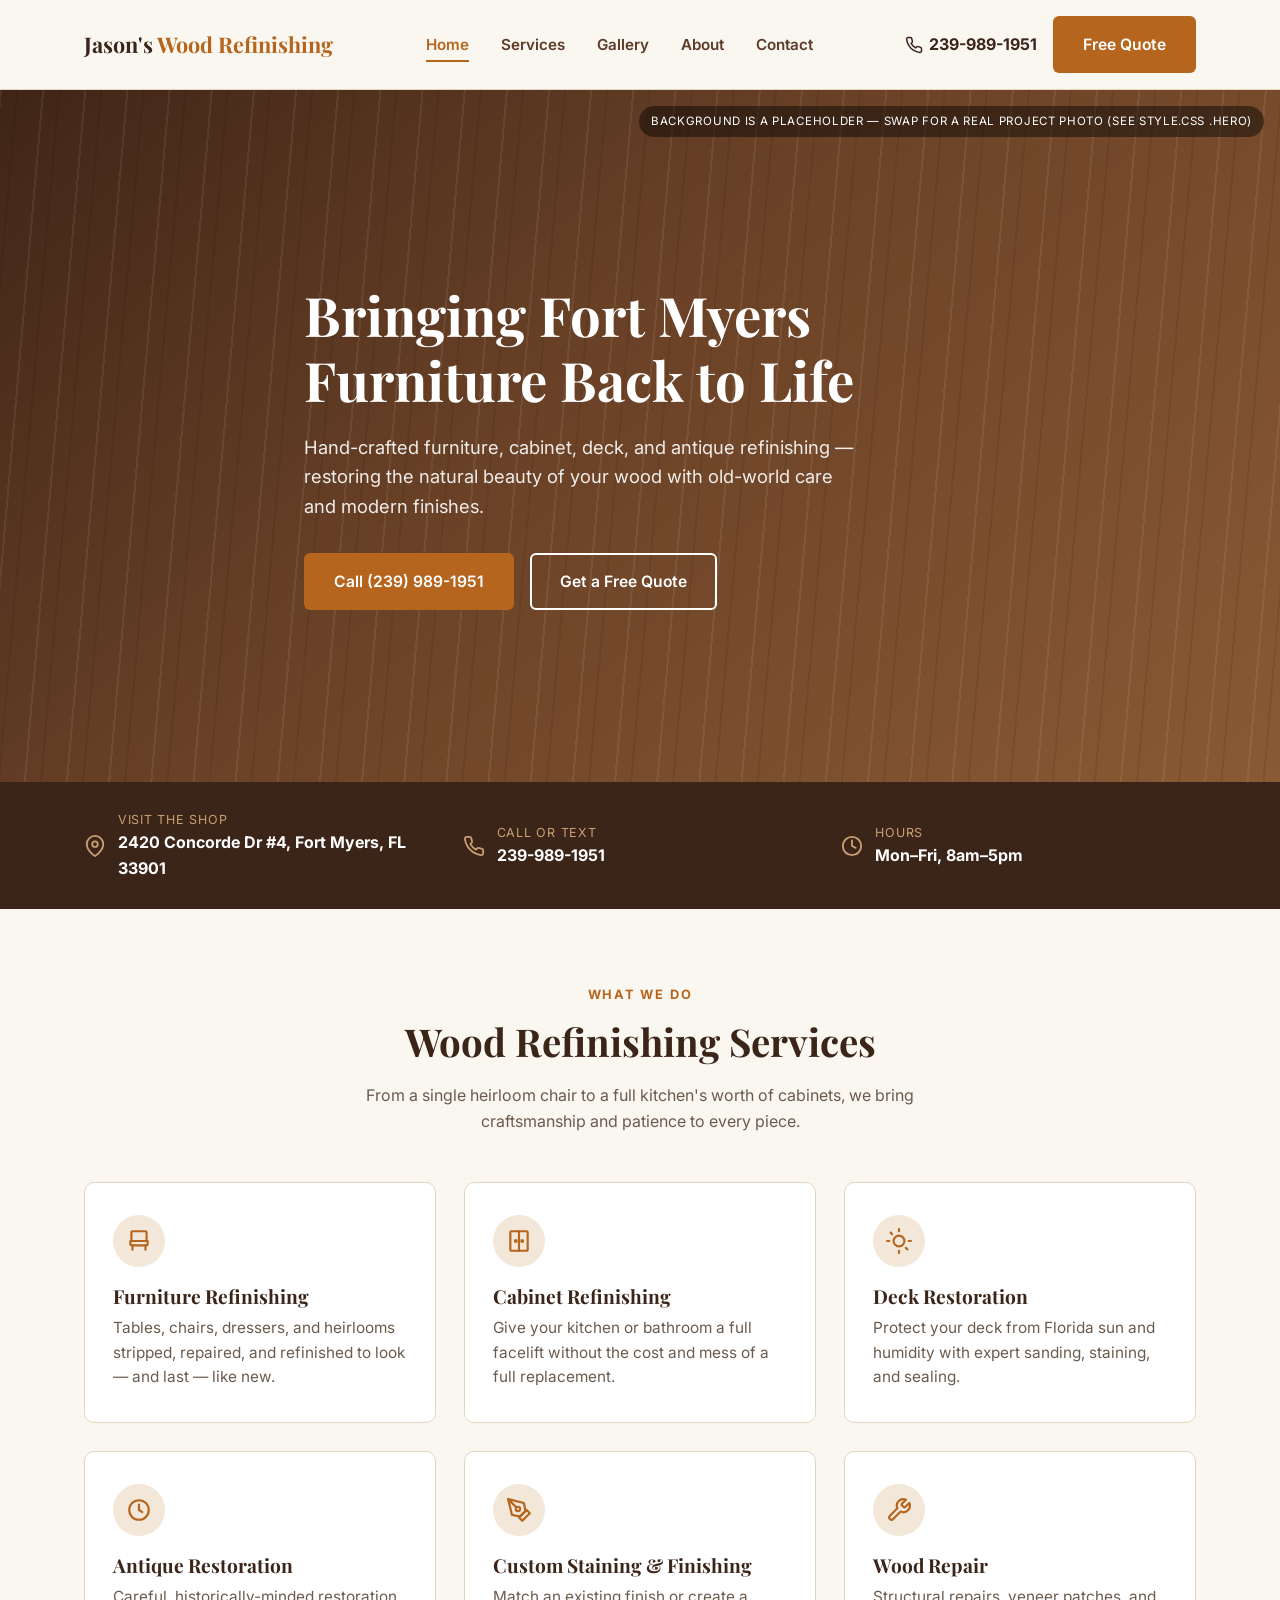
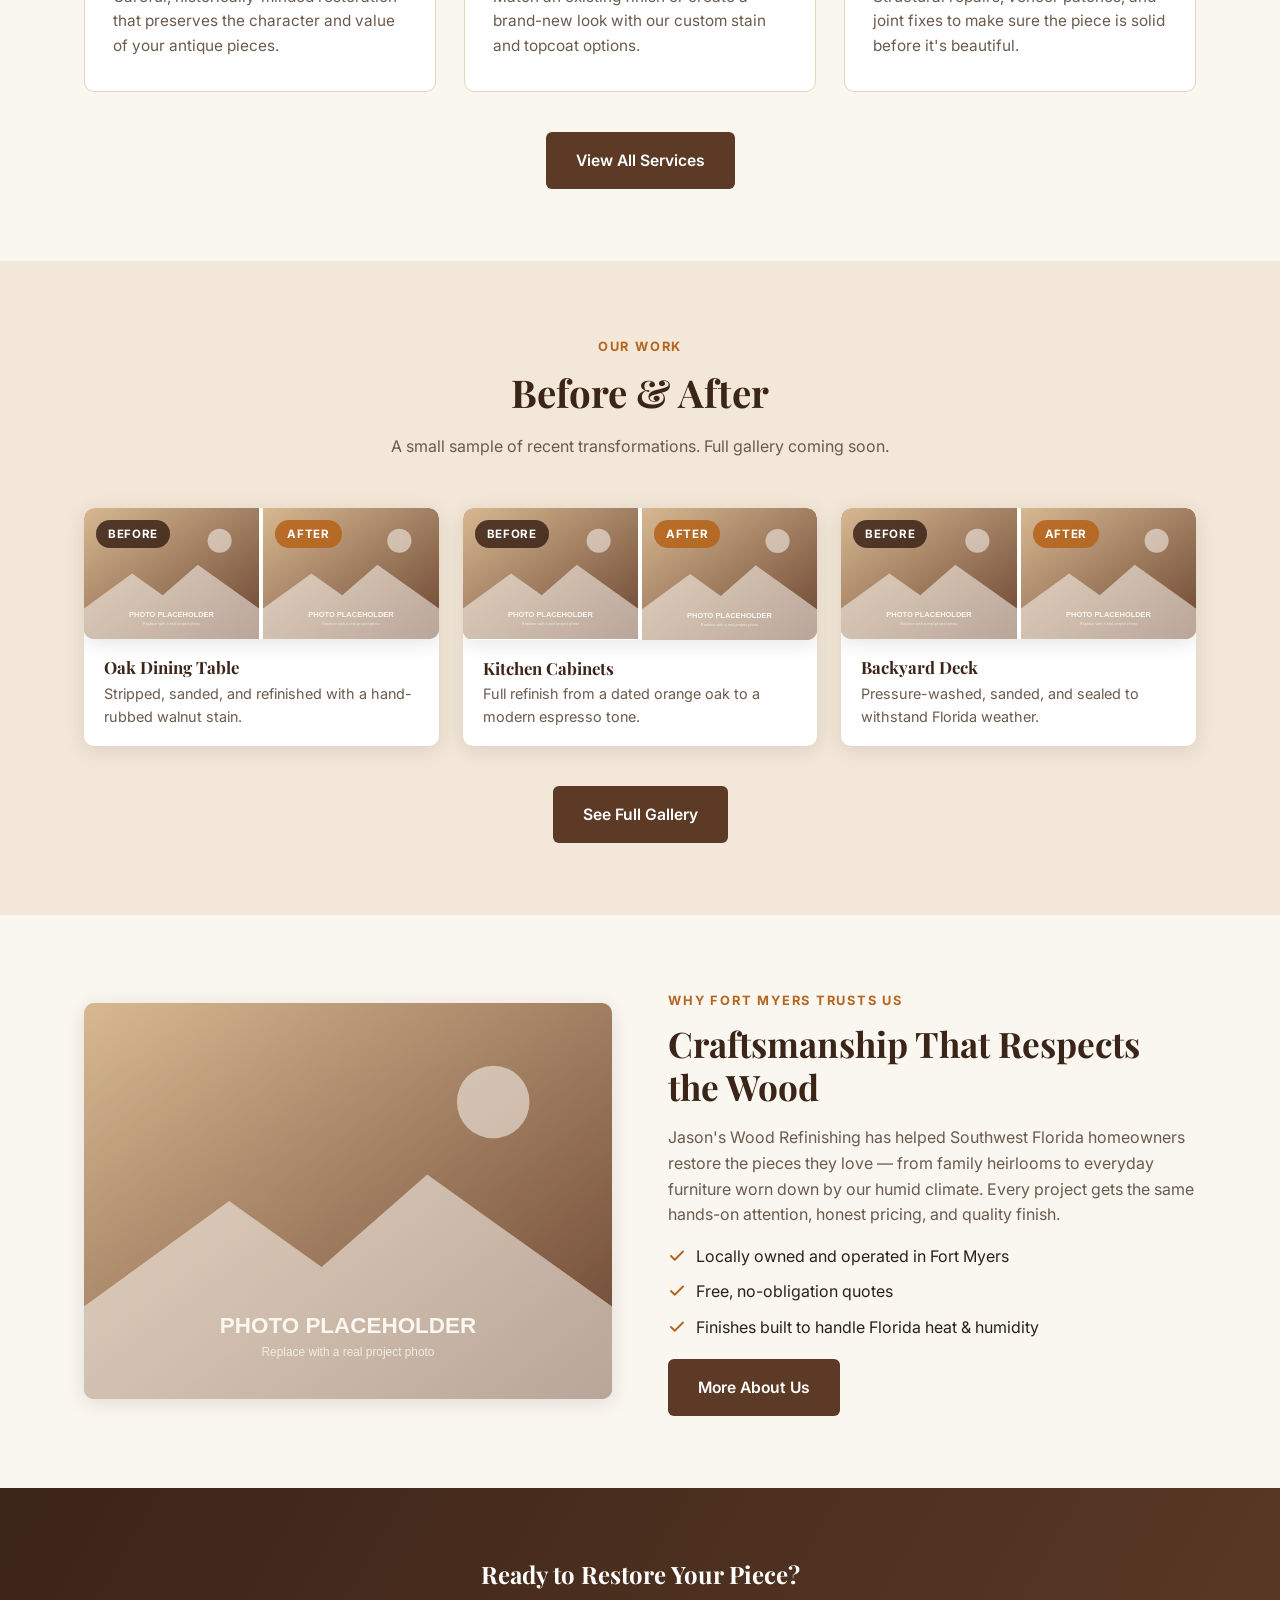
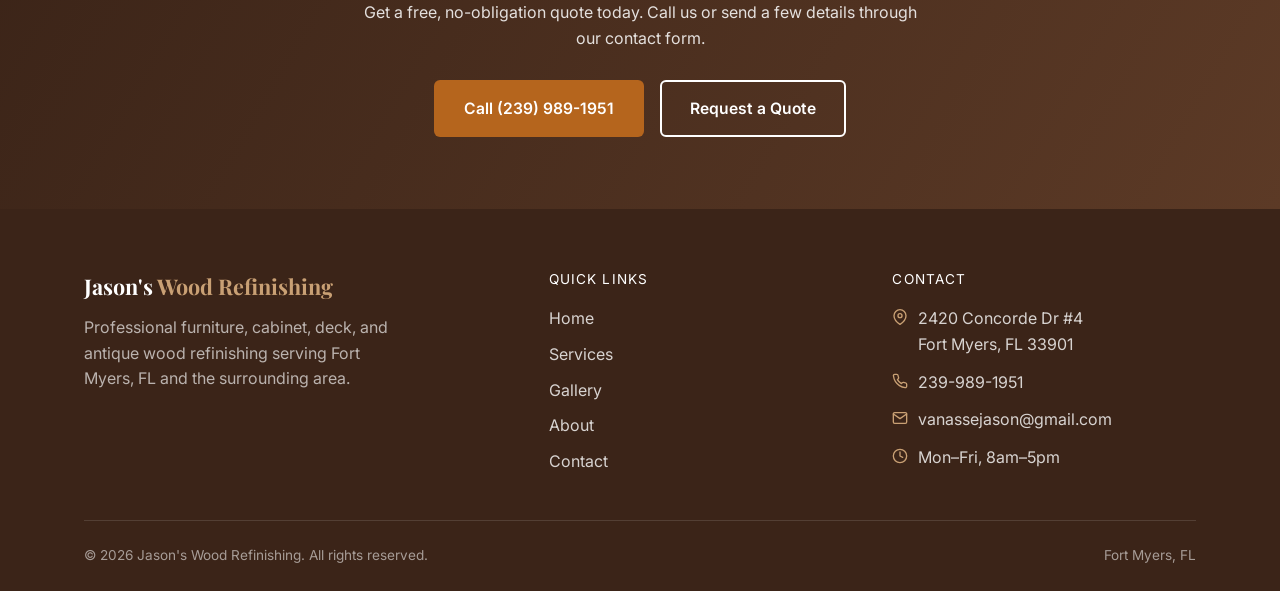
<file: index.html>
<!DOCTYPE html>
<html lang="en">
<head>
  <meta charset="UTF-8">
  <meta name="viewport" content="width=device-width, initial-scale=1.0">
  <title>Jason's Wood Refinishing | Fort Myers, FL Wood Refinishing Experts</title>
  <meta name="description" content="Jason's Wood Refinishing offers expert furniture, cabinet, deck, and antique wood refinishing in Fort Myers, FL. Free quotes — call (239) 989-1951.">
  <!-- TODO: once the site has a real domain, add canonical + Open Graph tags here for better link previews -->
  <link rel="icon" href="data:image/svg+xml,%3Csvg xmlns='http://www.w3.org/2000/svg' viewBox='0 0 100 100'%3E%3Ctext y='.9em' font-size='90'%3E%F0%9F%AA%B5%3C/text%3E%3C/svg%3E">
  <link rel="preconnect" href="https://fonts.googleapis.com">
  <link rel="preconnect" href="https://fonts.gstatic.com" crossorigin>
  <link href="https://fonts.googleapis.com/css2?family=Playfair+Display:wght@600;700&family=Inter:wght@400;500;600;700&display=swap" rel="stylesheet">
  <link rel="stylesheet" href="css/style.css">
</head>
<body>

  <!-- ================= HEADER (duplicated on every page — edit in all files if you change it) ================= -->
  <header class="site-header">
    <div class="header-inner">
      <a href="index.html" class="logo">Jason's <span>Wood Refinishing</span></a>

      <nav class="main-nav" id="main-nav">
        <ul>
          <li><a href="index.html" class="active">Home</a></li>
          <li><a href="services.html">Services</a></li>
          <li><a href="gallery.html">Gallery</a></li>
          <li><a href="about.html">About</a></li>
          <li><a href="contact.html">Contact</a></li>
        </ul>
      </nav>

      <div class="header-cta">
        <a class="header-phone" href="tel:2399891951">
          <svg width="18" height="18" viewBox="0 0 24 24" fill="none" stroke="currentColor" stroke-width="2" stroke-linecap="round" stroke-linejoin="round"><path d="M22 16.92v3a2 2 0 0 1-2.18 2 19.79 19.79 0 0 1-8.63-3.07 19.5 19.5 0 0 1-6-6 19.79 19.79 0 0 1-3.07-8.67A2 2 0 0 1 4.11 2h3a2 2 0 0 1 2 1.72c.127.96.361 1.903.7 2.81a2 2 0 0 1-.45 2.11L8.09 9.91a16 16 0 0 0 6 6l1.27-1.27a2 2 0 0 1 2.11-.45c.907.339 1.85.573 2.81.7A2 2 0 0 1 22 16.92z"/></svg>
          <span class="phone-text">239-989-1951</span>
        </a>
        <a href="contact.html" class="btn btn-primary">Free Quote</a>
        <button class="nav-toggle" aria-label="Toggle navigation menu" aria-expanded="false">
          <span></span><span></span><span></span>
        </button>
      </div>
    </div>
  </header>

  <!-- ================= HERO ================= -->
  <section class="hero">
    <span class="hero-badge">Background is a placeholder — swap for a real project photo (see style.css .hero)</span>
    <div class="hero-inner">
      <h1>Bringing Fort Myers Furniture Back to Life</h1>
      <p class="lead">Hand-crafted furniture, cabinet, deck, and antique refinishing — restoring the natural beauty of your wood with old-world care and modern finishes.</p>
      <div class="hero-actions">
        <a href="tel:2399891951" class="btn btn-primary">Call (239) 989-1951</a>
        <a href="contact.html" class="btn btn-outline">Get a Free Quote</a>
      </div>
    </div>
  </section>

  <!-- ================= QUICK INFO STRIP ================= -->
  <div class="info-strip">
    <div class="container">
      <div class="info-item">
        <svg width="22" height="22" viewBox="0 0 24 24" fill="none" stroke="currentColor" stroke-width="2" stroke-linecap="round" stroke-linejoin="round"><path d="M21 10c0 7-9 13-9 13s-9-6-9-13a9 9 0 0 1 18 0z"/><circle cx="12" cy="10" r="3"/></svg>
        <div>
          <div class="label">Visit the Shop</div>
          <a class="value" href="https://maps.google.com/?q=2420+Concorde+Dr+%234,+Fort+Myers,+FL+33901" target="_blank" rel="noopener">2420 Concorde Dr #4, Fort Myers, FL 33901</a>
        </div>
      </div>
      <div class="info-item">
        <svg width="22" height="22" viewBox="0 0 24 24" fill="none" stroke="currentColor" stroke-width="2" stroke-linecap="round" stroke-linejoin="round"><path d="M22 16.92v3a2 2 0 0 1-2.18 2 19.79 19.79 0 0 1-8.63-3.07 19.5 19.5 0 0 1-6-6 19.79 19.79 0 0 1-3.07-8.67A2 2 0 0 1 4.11 2h3a2 2 0 0 1 2 1.72c.127.96.361 1.903.7 2.81a2 2 0 0 1-.45 2.11L8.09 9.91a16 16 0 0 0 6 6l1.27-1.27a2 2 0 0 1 2.11-.45c.907.339 1.85.573 2.81.7A2 2 0 0 1 22 16.92z"/></svg>
        <div>
          <div class="label">Call or Text</div>
          <a class="value" href="tel:2399891951">239-989-1951</a>
        </div>
      </div>
      <div class="info-item">
        <svg width="22" height="22" viewBox="0 0 24 24" fill="none" stroke="currentColor" stroke-width="2" stroke-linecap="round" stroke-linejoin="round"><circle cx="12" cy="12" r="10"/><polyline points="12 6 12 12 16 14"/></svg>
        <div>
          <div class="label">Hours</div>
          <div class="value">Mon–Fri, 8am–5pm</div>
        </div>
      </div>
    </div>
  </div>

  <!-- ================= SERVICES OVERVIEW ================= -->
  <section id="services">
    <div class="container">
      <div class="section-head">
        <span class="eyebrow">What We Do</span>
        <h2>Wood Refinishing Services</h2>
        <!-- TODO: confirm this service list with Jason and adjust wording/pricing hints as needed -->
        <p>From a single heirloom chair to a full kitchen's worth of cabinets, we bring craftsmanship and patience to every piece.</p>
      </div>

      <div class="services-grid">
        <div class="service-card">
          <div class="service-icon">
            <svg width="26" height="26" viewBox="0 0 24 24" fill="none" stroke="currentColor" stroke-width="2" stroke-linecap="round" stroke-linejoin="round"><path d="M5 12V4a1 1 0 0 1 1-1h12a1 1 0 0 1 1 1v8"/><path d="M4 12h16v3a1 1 0 0 1-1 1H5a1 1 0 0 1-1-1v-3z"/><path d="M6 20l0-4"/><path d="M18 20l0-4"/></svg>
          </div>
          <h3>Furniture Refinishing</h3>
          <p>Tables, chairs, dressers, and heirlooms stripped, repaired, and refinished to look — and last — like new.</p>
        </div>

        <div class="service-card">
          <div class="service-icon">
            <svg width="26" height="26" viewBox="0 0 24 24" fill="none" stroke="currentColor" stroke-width="2" stroke-linecap="round" stroke-linejoin="round"><rect x="4" y="3" width="16" height="18" rx="1"/><line x1="12" y1="3" x2="12" y2="21"/><circle cx="9" cy="12" r="0.8" fill="currentColor"/><circle cx="15" cy="12" r="0.8" fill="currentColor"/></svg>
          </div>
          <h3>Cabinet Refinishing</h3>
          <p>Give your kitchen or bathroom a full facelift without the cost and mess of a full replacement.</p>
        </div>

        <div class="service-card">
          <div class="service-icon">
            <svg width="26" height="26" viewBox="0 0 24 24" fill="none" stroke="currentColor" stroke-width="2" stroke-linecap="round" stroke-linejoin="round"><circle cx="12" cy="12" r="5"/><line x1="12" y1="1" x2="12" y2="3"/><line x1="12" y1="21" x2="12" y2="23"/><line x1="4.22" y1="4.22" x2="5.64" y2="5.64"/><line x1="18.36" y1="18.36" x2="19.78" y2="19.78"/><line x1="1" y1="12" x2="3" y2="12"/><line x1="21" y1="12" x2="23" y2="12"/></svg>
          </div>
          <h3>Deck Restoration</h3>
          <p>Protect your deck from Florida sun and humidity with expert sanding, staining, and sealing.</p>
        </div>

        <div class="service-card">
          <div class="service-icon">
            <svg width="26" height="26" viewBox="0 0 24 24" fill="none" stroke="currentColor" stroke-width="2" stroke-linecap="round" stroke-linejoin="round"><circle cx="12" cy="12" r="9"/><polyline points="12 7 12 12 15 14"/></svg>
          </div>
          <h3>Antique Restoration</h3>
          <p>Careful, historically-minded restoration that preserves the character and value of your antique pieces.</p>
        </div>

        <div class="service-card">
          <div class="service-icon">
            <svg width="26" height="26" viewBox="0 0 24 24" fill="none" stroke="currentColor" stroke-width="2" stroke-linecap="round" stroke-linejoin="round"><path d="M12 19l7-7 3 3-7 7-3-3z"/><path d="M18 13l-1.5-7.5L2 2l3.5 14.5L13 18l5-5z"/><path d="M2 2l7.586 7.586"/><circle cx="11" cy="11" r="2"/></svg>
          </div>
          <h3>Custom Staining &amp; Finishing</h3>
          <p>Match an existing finish or create a brand-new look with our custom stain and topcoat options.</p>
        </div>

        <div class="service-card">
          <div class="service-icon">
            <svg width="26" height="26" viewBox="0 0 24 24" fill="none" stroke="currentColor" stroke-width="2" stroke-linecap="round" stroke-linejoin="round"><path d="M14.7 6.3a1 1 0 0 0 0 1.4l1.6 1.6a1 1 0 0 0 1.4 0l3.77-3.77a6 6 0 0 1-7.94 7.94l-6.91 6.91a2.12 2.12 0 0 1-3-3l6.91-6.91a6 6 0 0 1 7.94-7.94l-3.76 3.76z"/></svg>
          </div>
          <h3>Wood Repair</h3>
          <p>Structural repairs, veneer patches, and joint fixes to make sure the piece is solid before it's beautiful.</p>
        </div>
      </div>

      <div class="services-cta">
        <a href="services.html" class="btn btn-secondary">View All Services</a>
      </div>
    </div>
  </section>

  <!-- ================= BEFORE / AFTER PREVIEW ================= -->
  <section class="section-alt" id="gallery-preview">
    <div class="container">
      <div class="section-head">
        <span class="eyebrow">Our Work</span>
        <h2>Before &amp; After</h2>
        <p>A small sample of recent transformations. Full gallery coming soon.</p>
      </div>

      <!-- NOTE: All three items below are placeholders. Replace the <img src="images/placeholders/placeholder.svg">
           with real project photos (e.g. images/gallery/dining-table-before.jpg) and update the alt text and
           caption text to match. Keep file names descriptive for SEO. -->
      <div class="gallery-preview-grid">

        <div class="ba-card">
          <div class="ba-pair">
            <div class="ph-figure">
              <span class="ph-tag">Before</span>
              <img src="images/placeholders/placeholder.svg" alt="Before photo of a worn oak dining table — PLACEHOLDER, replace with real photo">
            </div>
            <div class="ph-figure">
              <span class="ph-tag after">After</span>
              <img src="images/placeholders/placeholder.svg" alt="After photo of the refinished oak dining table — PLACEHOLDER, replace with real photo">
            </div>
          </div>
          <div class="ba-card-caption">
            <h3>Oak Dining Table</h3>
            <p>Stripped, sanded, and refinished with a hand-rubbed walnut stain.</p>
          </div>
        </div>

        <div class="ba-card">
          <div class="ba-pair">
            <div class="ph-figure">
              <span class="ph-tag">Before</span>
              <img src="images/placeholders/placeholder.svg" alt="Before photo of outdated kitchen cabinets — PLACEHOLDER, replace with real photo">
            </div>
            <div class="ph-figure">
              <span class="ph-tag after">After</span>
              <img src="images/placeholders/placeholder.svg" alt="After photo of refinished kitchen cabinets — PLACEHOLDER, replace with real photo">
            </div>
          </div>
          <div class="ba-card-caption">
            <h3>Kitchen Cabinets</h3>
            <p>Full refinish from a dated orange oak to a modern espresso tone.</p>
          </div>
        </div>

        <div class="ba-card">
          <div class="ba-pair">
            <div class="ph-figure">
              <span class="ph-tag">Before</span>
              <img src="images/placeholders/placeholder.svg" alt="Before photo of a weathered backyard deck — PLACEHOLDER, replace with real photo">
            </div>
            <div class="ph-figure">
              <span class="ph-tag after">After</span>
              <img src="images/placeholders/placeholder.svg" alt="After photo of the restored backyard deck — PLACEHOLDER, replace with real photo">
            </div>
          </div>
          <div class="ba-card-caption">
            <h3>Backyard Deck</h3>
            <p>Pressure-washed, sanded, and sealed to withstand Florida weather.</p>
          </div>
        </div>

      </div>

      <div class="services-cta">
        <a href="gallery.html" class="btn btn-secondary">See Full Gallery</a>
      </div>
    </div>
  </section>

  <!-- ================= ABOUT TEASER ================= -->
  <section>
    <div class="container split">
      <div class="ph-figure">
        <!-- TODO: replace with a real photo of Jason in the shop or working on a piece -->
        <img src="images/placeholders/placeholder.svg" alt="Jason working in his Fort Myers wood refinishing shop — PLACEHOLDER, replace with real photo">
      </div>
      <div class="split-copy">
        <span class="eyebrow">Why Fort Myers Trusts Us</span>
        <h2>Craftsmanship That Respects the Wood</h2>
        <p>Jason's Wood Refinishing has helped Southwest Florida homeowners restore the pieces they love — from family heirlooms to everyday furniture worn down by our humid climate. Every project gets the same hands-on attention, honest pricing, and quality finish.</p>
        <ul class="checklist">
          <li>
            <svg width="18" height="18" viewBox="0 0 24 24" fill="none" stroke="currentColor" stroke-width="2.5" stroke-linecap="round" stroke-linejoin="round"><polyline points="20 6 9 17 4 12"/></svg>
            Locally owned and operated in Fort Myers
          </li>
          <li>
            <svg width="18" height="18" viewBox="0 0 24 24" fill="none" stroke="currentColor" stroke-width="2.5" stroke-linecap="round" stroke-linejoin="round"><polyline points="20 6 9 17 4 12"/></svg>
            Free, no-obligation quotes
          </li>
          <li>
            <svg width="18" height="18" viewBox="0 0 24 24" fill="none" stroke="currentColor" stroke-width="2.5" stroke-linecap="round" stroke-linejoin="round"><polyline points="20 6 9 17 4 12"/></svg>
            Finishes built to handle Florida heat &amp; humidity
          </li>
        </ul>
        <a href="about.html" class="btn btn-secondary" style="margin-top: 8px;">More About Us</a>
      </div>
    </div>
  </section>

  <!-- ================= CTA BAND ================= -->
  <section class="cta-band">
    <div class="container">
      <h2>Ready to Restore Your Piece?</h2>
      <p>Get a free, no-obligation quote today. Call us or send a few details through our contact form.</p>
      <div class="hero-actions">
        <a href="tel:2399891951" class="btn btn-primary">Call (239) 989-1951</a>
        <a href="contact.html" class="btn btn-outline">Request a Quote</a>
      </div>
    </div>
  </section>

  <!-- ================= FOOTER (duplicated on every page) ================= -->
  <footer class="site-footer">
    <div class="container">
      <div class="footer-grid">
        <div class="footer-brand">
          <a href="index.html" class="logo">Jason's <span>Wood Refinishing</span></a>
          <p>Professional furniture, cabinet, deck, and antique wood refinishing serving Fort Myers, FL and the surrounding area.</p>
        </div>
        <div>
          <div class="footer-heading">Quick Links</div>
          <ul class="footer-links">
            <li><a href="index.html">Home</a></li>
            <li><a href="services.html">Services</a></li>
            <li><a href="gallery.html">Gallery</a></li>
            <li><a href="about.html">About</a></li>
            <li><a href="contact.html">Contact</a></li>
          </ul>
        </div>
        <div>
          <div class="footer-heading">Contact</div>
          <ul class="footer-contact">
            <li>
              <svg width="16" height="16" viewBox="0 0 24 24" fill="none" stroke="currentColor" stroke-width="2" stroke-linecap="round" stroke-linejoin="round"><path d="M21 10c0 7-9 13-9 13s-9-6-9-13a9 9 0 0 1 18 0z"/><circle cx="12" cy="10" r="3"/></svg>
              <a href="https://maps.google.com/?q=2420+Concorde+Dr+%234,+Fort+Myers,+FL+33901" target="_blank" rel="noopener">2420 Concorde Dr #4<br>Fort Myers, FL 33901</a>
            </li>
            <li>
              <svg width="16" height="16" viewBox="0 0 24 24" fill="none" stroke="currentColor" stroke-width="2" stroke-linecap="round" stroke-linejoin="round"><path d="M22 16.92v3a2 2 0 0 1-2.18 2 19.79 19.79 0 0 1-8.63-3.07 19.5 19.5 0 0 1-6-6 19.79 19.79 0 0 1-3.07-8.67A2 2 0 0 1 4.11 2h3a2 2 0 0 1 2 1.72c.127.96.361 1.903.7 2.81a2 2 0 0 1-.45 2.11L8.09 9.91a16 16 0 0 0 6 6l1.27-1.27a2 2 0 0 1 2.11-.45c.907.339 1.85.573 2.81.7A2 2 0 0 1 22 16.92z"/></svg>
              <a href="tel:2399891951">239-989-1951</a>
            </li>
            <li>
              <svg width="16" height="16" viewBox="0 0 24 24" fill="none" stroke="currentColor" stroke-width="2" stroke-linecap="round" stroke-linejoin="round"><path d="M4 4h16v16H4z" opacity="0"/><path d="M22 6l-10 7L2 6"/><rect x="2" y="4" width="20" height="16" rx="2"/></svg>
              <a href="mailto:vanassejason@gmail.com">vanassejason@gmail.com</a>
            </li>
            <li>
              <svg width="16" height="16" viewBox="0 0 24 24" fill="none" stroke="currentColor" stroke-width="2" stroke-linecap="round" stroke-linejoin="round"><circle cx="12" cy="12" r="10"/><polyline points="12 6 12 12 16 14"/></svg>
              <span>Mon–Fri, 8am–5pm</span>
            </li>
          </ul>
        </div>
      </div>
      <div class="footer-bottom">
        <span>&copy; <span id="year"></span> Jason's Wood Refinishing. All rights reserved.</span>
        <span>Fort Myers, FL</span>
      </div>
    </div>
  </footer>

  <script src="js/script.js"></script>
</body>
</html>
</file>
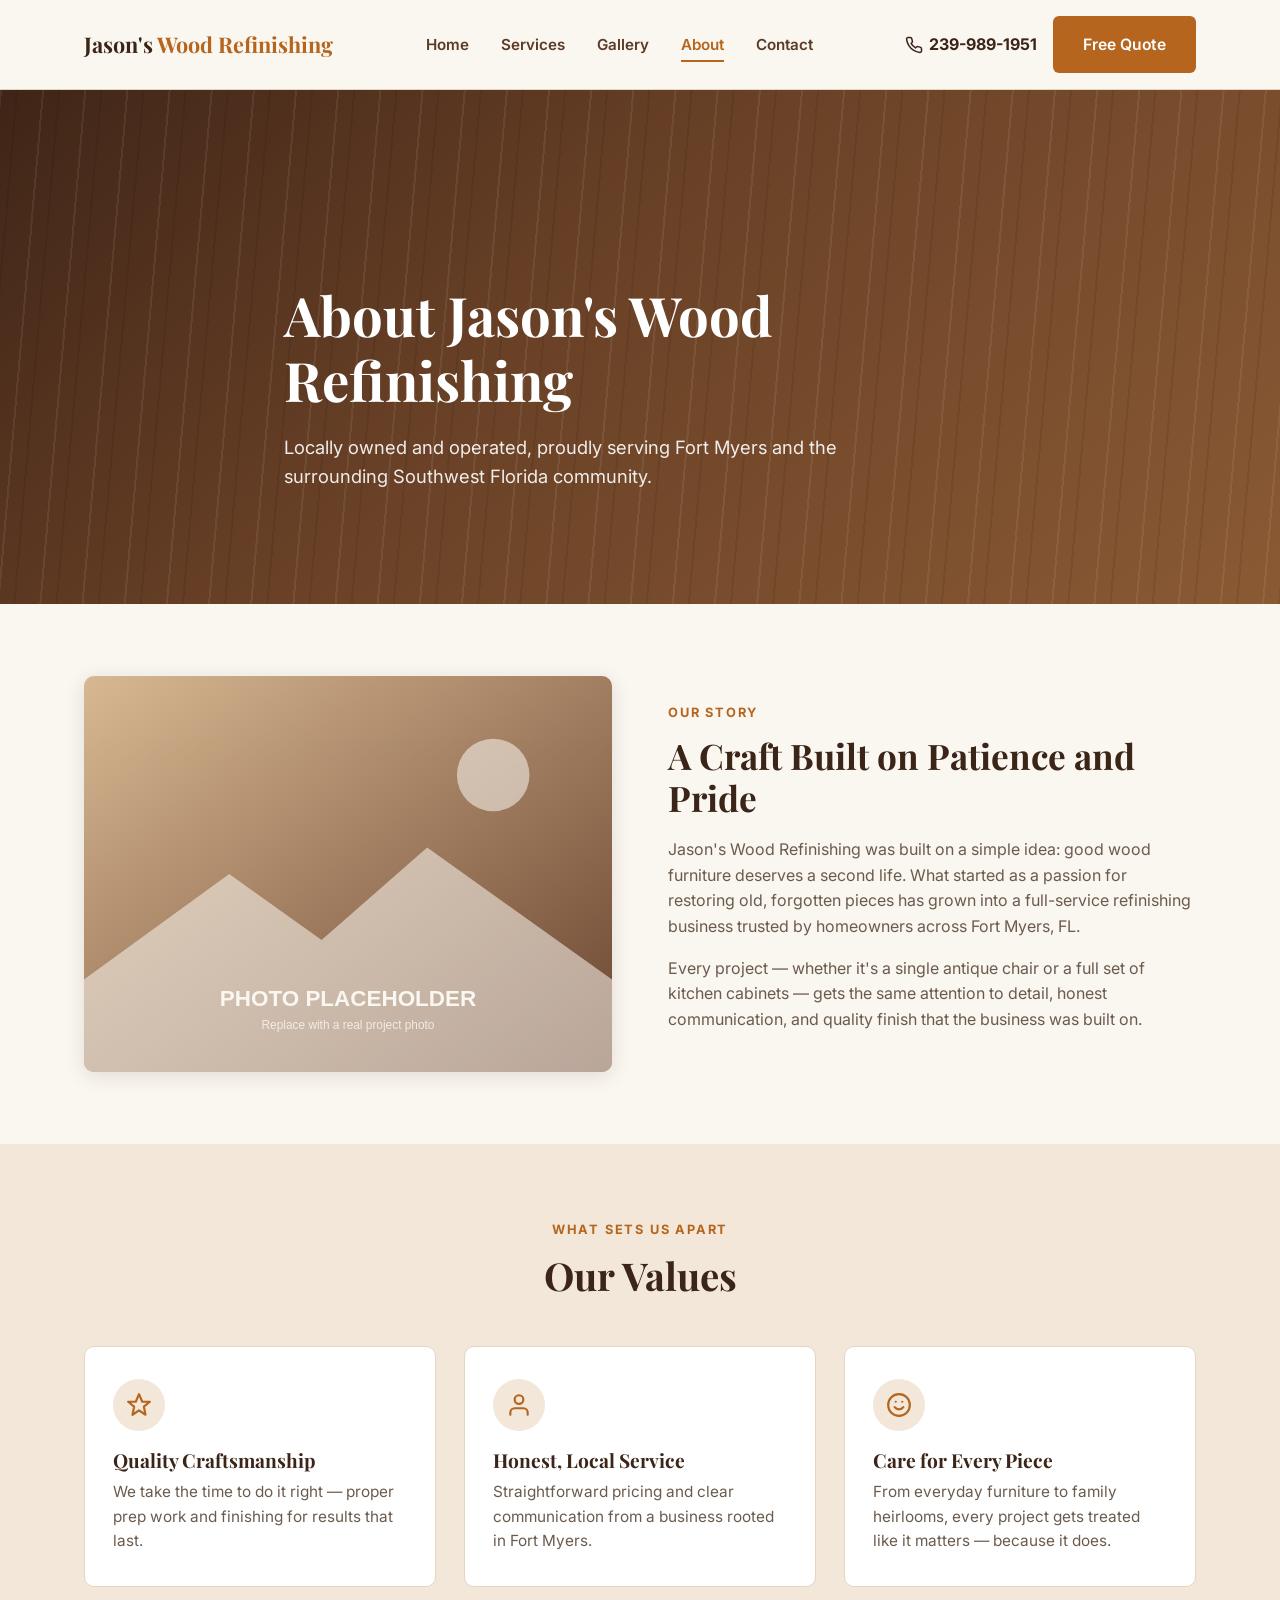
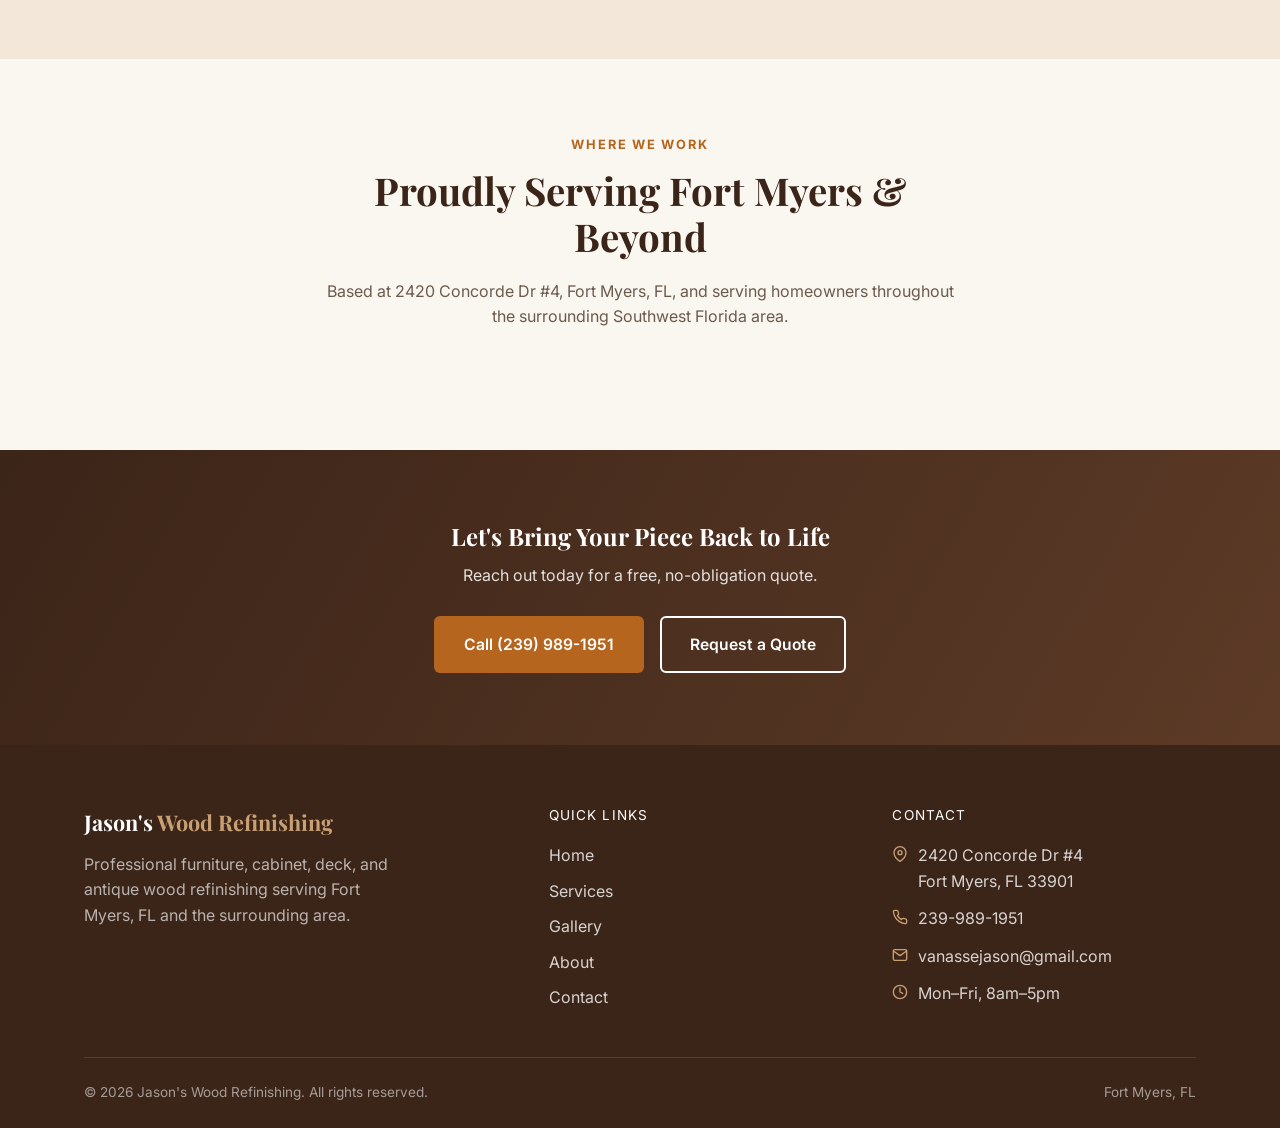
<file: about.html>
<!DOCTYPE html>
<html lang="en">
<head>
  <meta charset="UTF-8">
  <meta name="viewport" content="width=device-width, initial-scale=1.0">
  <title>About Us | Jason's Wood Refinishing — Fort Myers, FL</title>
  <meta name="description" content="Meet Jason's Wood Refinishing — a locally owned wood refinishing business proudly serving Fort Myers, FL homeowners with quality craftsmanship.">
  <link rel="icon" href="data:image/svg+xml,%3Csvg xmlns='http://www.w3.org/2000/svg' viewBox='0 0 100 100'%3E%3Ctext y='.9em' font-size='90'%3E%F0%9F%AA%B5%3C/text%3E%3C/svg%3E">
  <link rel="preconnect" href="https://fonts.googleapis.com">
  <link rel="preconnect" href="https://fonts.gstatic.com" crossorigin>
  <link href="https://fonts.googleapis.com/css2?family=Playfair+Display:wght@600;700&family=Inter:wght@400;500;600;700&display=swap" rel="stylesheet">
  <link rel="stylesheet" href="css/style.css">
</head>
<body>

  <!-- ================= HEADER ================= -->
  <header class="site-header">
    <div class="header-inner">
      <a href="index.html" class="logo">Jason's <span>Wood Refinishing</span></a>
      <nav class="main-nav" id="main-nav">
        <ul>
          <li><a href="index.html">Home</a></li>
          <li><a href="services.html">Services</a></li>
          <li><a href="gallery.html">Gallery</a></li>
          <li><a href="about.html" class="active">About</a></li>
          <li><a href="contact.html">Contact</a></li>
        </ul>
      </nav>
      <div class="header-cta">
        <a class="header-phone" href="tel:2399891951">
          <svg width="18" height="18" viewBox="0 0 24 24" fill="none" stroke="currentColor" stroke-width="2" stroke-linecap="round" stroke-linejoin="round"><path d="M22 16.92v3a2 2 0 0 1-2.18 2 19.79 19.79 0 0 1-8.63-3.07 19.5 19.5 0 0 1-6-6 19.79 19.79 0 0 1-3.07-8.67A2 2 0 0 1 4.11 2h3a2 2 0 0 1 2 1.72c.127.96.361 1.903.7 2.81a2 2 0 0 1-.45 2.11L8.09 9.91a16 16 0 0 0 6 6l1.27-1.27a2 2 0 0 1 2.11-.45c.907.339 1.85.573 2.81.7A2 2 0 0 1 22 16.92z"/></svg>
          <span class="phone-text">239-989-1951</span>
        </a>
        <a href="contact.html" class="btn btn-primary">Free Quote</a>
        <button class="nav-toggle" aria-label="Toggle navigation menu" aria-expanded="false">
          <span></span><span></span><span></span>
        </button>
      </div>
    </div>
  </header>

  <!-- ================= PAGE HERO ================= -->
  <section class="hero" style="padding-bottom:0;">
    <div class="hero-inner" style="max-width:760px; padding-bottom:80px;">
      <h1>About Jason's Wood Refinishing</h1>
      <p class="lead">Locally owned and operated, proudly serving Fort Myers and the surrounding Southwest Florida community.</p>
    </div>
  </section>

  <!-- ================= STORY ================= -->
  <section>
    <div class="container split">
      <div class="ph-figure">
        <!-- TODO: replace with a real photo of Jason and/or the shop -->
        <img src="images/placeholders/placeholder.svg" alt="Jason, owner of Jason's Wood Refinishing, in his Fort Myers shop — PLACEHOLDER, replace with real photo">
      </div>
      <div class="split-copy">
        <span class="eyebrow">Our Story</span>
        <h2>A Craft Built on Patience and Pride</h2>
        <!-- TODO: replace this placeholder bio with Jason's real background, years of experience, and story -->
        <p>Jason's Wood Refinishing was built on a simple idea: good wood furniture deserves a second life. What started as a passion for restoring old, forgotten pieces has grown into a full-service refinishing business trusted by homeowners across Fort Myers, FL.</p>
        <p>Every project — whether it's a single antique chair or a full set of kitchen cabinets — gets the same attention to detail, honest communication, and quality finish that the business was built on.</p>
      </div>
    </div>
  </section>

  <!-- ================= VALUES ================= -->
  <section class="section-alt">
    <div class="container">
      <div class="section-head">
        <span class="eyebrow">What Sets Us Apart</span>
        <h2>Our Values</h2>
      </div>
      <div class="services-grid">
        <div class="service-card">
          <div class="service-icon">
            <svg width="26" height="26" viewBox="0 0 24 24" fill="none" stroke="currentColor" stroke-width="2" stroke-linecap="round" stroke-linejoin="round"><path d="M12 2l3 7h7l-5.5 4.5L18 21l-6-4-6 4 1.5-7.5L2 9h7z"/></svg>
          </div>
          <h3>Quality Craftsmanship</h3>
          <p>We take the time to do it right — proper prep work and finishing for results that last.</p>
        </div>
        <div class="service-card">
          <div class="service-icon">
            <svg width="26" height="26" viewBox="0 0 24 24" fill="none" stroke="currentColor" stroke-width="2" stroke-linecap="round" stroke-linejoin="round"><path d="M20 21v-2a4 4 0 0 0-4-4H8a4 4 0 0 0-4 4v2"/><circle cx="12" cy="7" r="4"/></svg>
          </div>
          <h3>Honest, Local Service</h3>
          <p>Straightforward pricing and clear communication from a business rooted in Fort Myers.</p>
        </div>
        <div class="service-card">
          <div class="service-icon">
            <svg width="26" height="26" viewBox="0 0 24 24" fill="none" stroke="currentColor" stroke-width="2" stroke-linecap="round" stroke-linejoin="round"><circle cx="12" cy="12" r="10"/><path d="M8 14s1.5 2 4 2 4-2 4-2"/><line x1="9" y1="9" x2="9.01" y2="9"/><line x1="15" y1="9" x2="15.01" y2="9"/></svg>
          </div>
          <h3>Care for Every Piece</h3>
          <p>From everyday furniture to family heirlooms, every project gets treated like it matters — because it does.</p>
        </div>
      </div>
    </div>
  </section>

  <!-- ================= SERVICE AREA ================= -->
  <section>
    <div class="container">
      <div class="section-head">
        <span class="eyebrow">Where We Work</span>
        <h2>Proudly Serving Fort Myers &amp; Beyond</h2>
        <!-- TODO: confirm the exact surrounding towns/cities Jason services (e.g. Cape Coral, Estero, Bonita Springs, Naples) -->
        <p>Based at 2420 Concorde Dr #4, Fort Myers, FL, and serving homeowners throughout the surrounding Southwest Florida area.</p>
      </div>
    </div>
  </section>

  <!-- ================= CTA BAND ================= -->
  <section class="cta-band">
    <div class="container">
      <h2>Let's Bring Your Piece Back to Life</h2>
      <p>Reach out today for a free, no-obligation quote.</p>
      <div class="hero-actions">
        <a href="tel:2399891951" class="btn btn-primary">Call (239) 989-1951</a>
        <a href="contact.html" class="btn btn-outline">Request a Quote</a>
      </div>
    </div>
  </section>

  <!-- ================= FOOTER ================= -->
  <footer class="site-footer">
    <div class="container">
      <div class="footer-grid">
        <div class="footer-brand">
          <a href="index.html" class="logo">Jason's <span>Wood Refinishing</span></a>
          <p>Professional furniture, cabinet, deck, and antique wood refinishing serving Fort Myers, FL and the surrounding area.</p>
        </div>
        <div>
          <div class="footer-heading">Quick Links</div>
          <ul class="footer-links">
            <li><a href="index.html">Home</a></li>
            <li><a href="services.html">Services</a></li>
            <li><a href="gallery.html">Gallery</a></li>
            <li><a href="about.html">About</a></li>
            <li><a href="contact.html">Contact</a></li>
          </ul>
        </div>
        <div>
          <div class="footer-heading">Contact</div>
          <ul class="footer-contact">
            <li>
              <svg width="16" height="16" viewBox="0 0 24 24" fill="none" stroke="currentColor" stroke-width="2" stroke-linecap="round" stroke-linejoin="round"><path d="M21 10c0 7-9 13-9 13s-9-6-9-13a9 9 0 0 1 18 0z"/><circle cx="12" cy="10" r="3"/></svg>
              <a href="https://maps.google.com/?q=2420+Concorde+Dr+%234,+Fort+Myers,+FL+33901" target="_blank" rel="noopener">2420 Concorde Dr #4<br>Fort Myers, FL 33901</a>
            </li>
            <li>
              <svg width="16" height="16" viewBox="0 0 24 24" fill="none" stroke="currentColor" stroke-width="2" stroke-linecap="round" stroke-linejoin="round"><path d="M22 16.92v3a2 2 0 0 1-2.18 2 19.79 19.79 0 0 1-8.63-3.07 19.5 19.5 0 0 1-6-6 19.79 19.79 0 0 1-3.07-8.67A2 2 0 0 1 4.11 2h3a2 2 0 0 1 2 1.72c.127.96.361 1.903.7 2.81a2 2 0 0 1-.45 2.11L8.09 9.91a16 16 0 0 0 6 6l1.27-1.27a2 2 0 0 1 2.11-.45c.907.339 1.85.573 2.81.7A2 2 0 0 1 22 16.92z"/></svg>
              <a href="tel:2399891951">239-989-1951</a>
            </li>
            <li>
              <svg width="16" height="16" viewBox="0 0 24 24" fill="none" stroke="currentColor" stroke-width="2" stroke-linecap="round" stroke-linejoin="round"><path d="M22 6l-10 7L2 6"/><rect x="2" y="4" width="20" height="16" rx="2"/></svg>
              <a href="mailto:vanassejason@gmail.com">vanassejason@gmail.com</a>
            </li>
            <li>
              <svg width="16" height="16" viewBox="0 0 24 24" fill="none" stroke="currentColor" stroke-width="2" stroke-linecap="round" stroke-linejoin="round"><circle cx="12" cy="12" r="10"/><polyline points="12 6 12 12 16 14"/></svg>
              <span>Mon–Fri, 8am–5pm</span>
            </li>
          </ul>
        </div>
      </div>
      <div class="footer-bottom">
        <span>&copy; <span id="year"></span> Jason's Wood Refinishing. All rights reserved.</span>
        <span>Fort Myers, FL</span>
      </div>
    </div>
  </footer>

  <script src="js/script.js"></script>
</body>
</html>
</file>
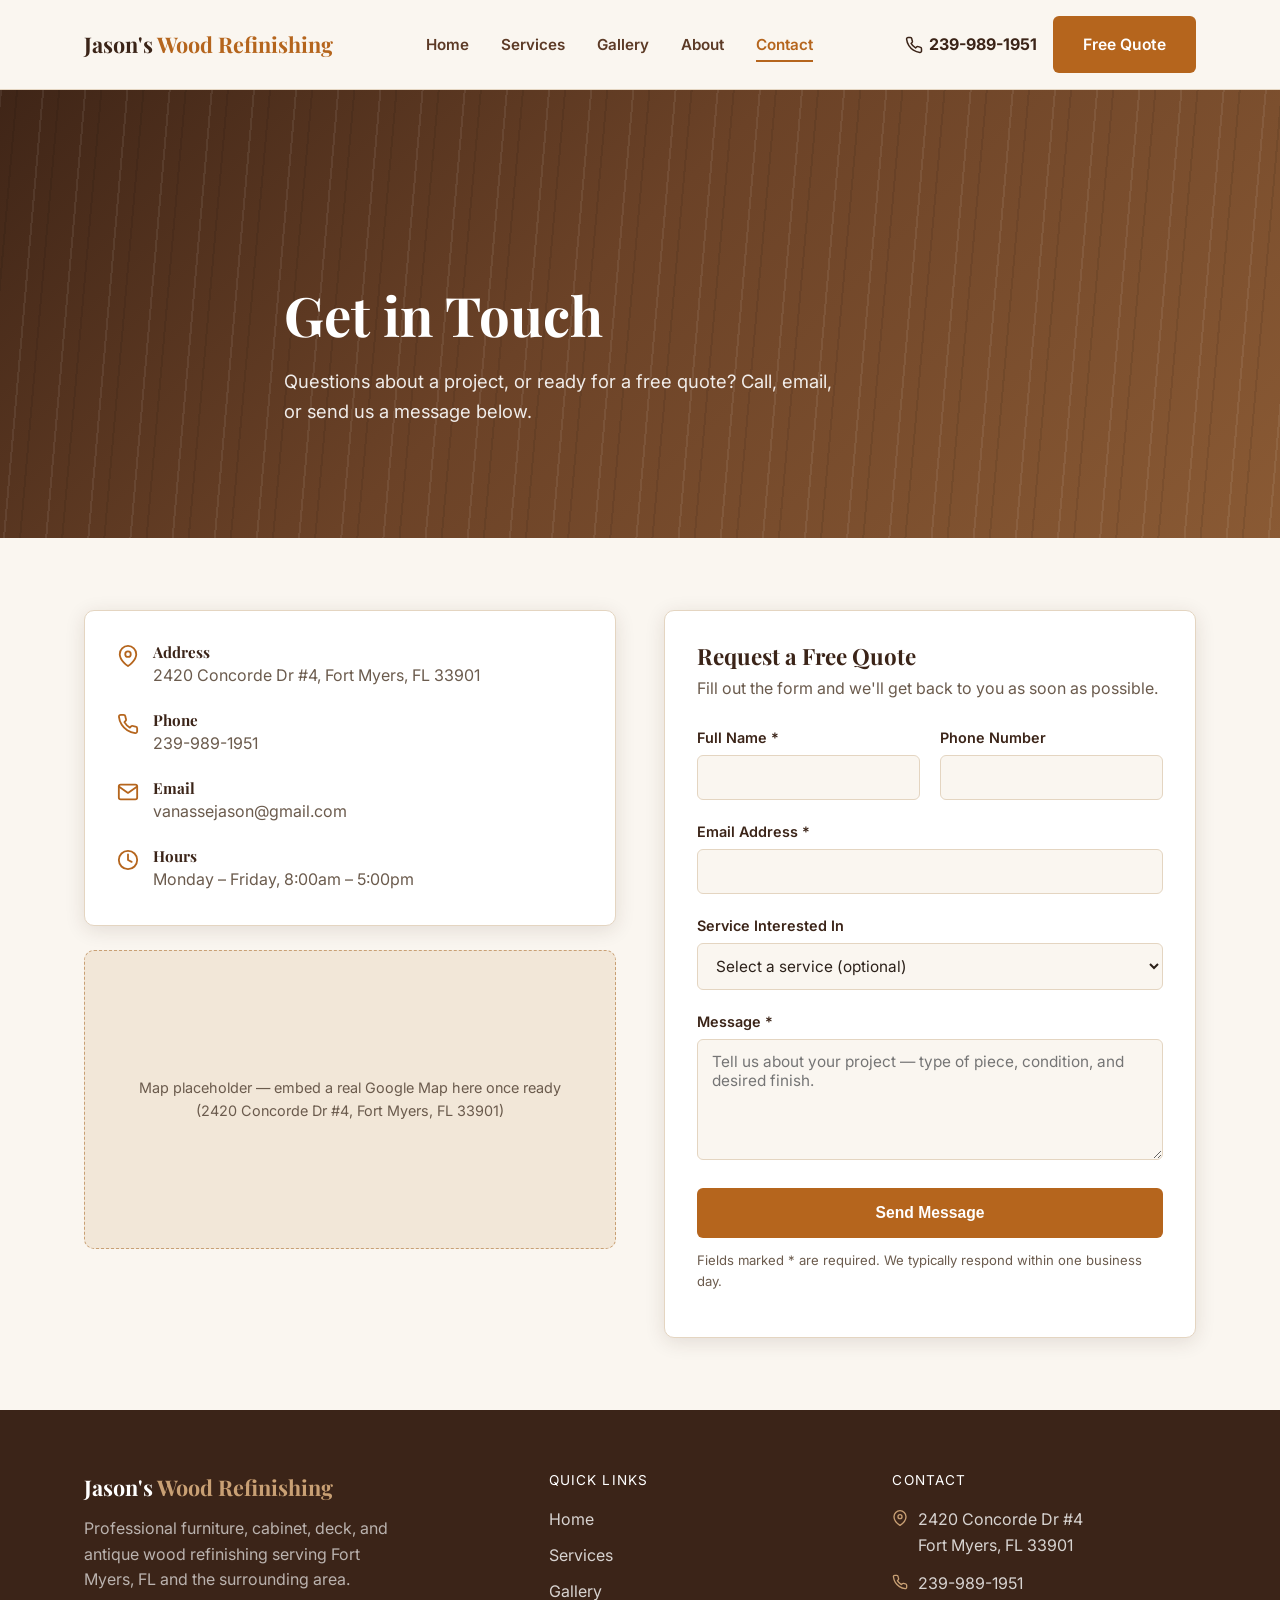
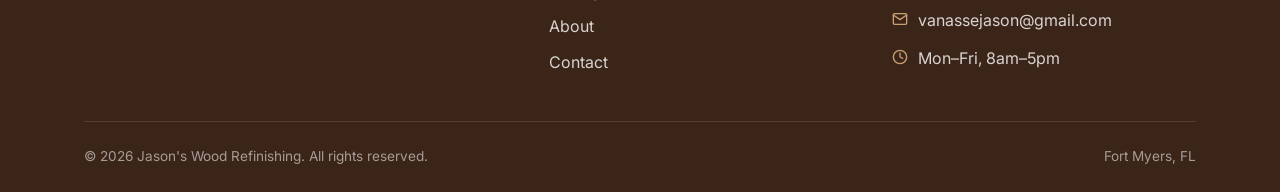
<file: contact.html>
<!DOCTYPE html>
<html lang="en">
<head>
  <meta charset="UTF-8">
  <meta name="viewport" content="width=device-width, initial-scale=1.0">
  <title>Contact Us | Jason's Wood Refinishing — Fort Myers, FL</title>
  <meta name="description" content="Get a free wood refinishing quote in Fort Myers, FL. Call 239-989-1951 or send Jason's Wood Refinishing a message online.">
  <link rel="icon" href="data:image/svg+xml,%3Csvg xmlns='http://www.w3.org/2000/svg' viewBox='0 0 100 100'%3E%3Ctext y='.9em' font-size='90'%3E%F0%9F%AA%B5%3C/text%3E%3C/svg%3E">
  <link rel="preconnect" href="https://fonts.googleapis.com">
  <link rel="preconnect" href="https://fonts.gstatic.com" crossorigin>
  <link href="https://fonts.googleapis.com/css2?family=Playfair+Display:wght@600;700&family=Inter:wght@400;500;600;700&display=swap" rel="stylesheet">
  <link rel="stylesheet" href="css/style.css">
</head>
<body>

  <!-- ================= HEADER ================= -->
  <header class="site-header">
    <div class="header-inner">
      <a href="index.html" class="logo">Jason's <span>Wood Refinishing</span></a>
      <nav class="main-nav" id="main-nav">
        <ul>
          <li><a href="index.html">Home</a></li>
          <li><a href="services.html">Services</a></li>
          <li><a href="gallery.html">Gallery</a></li>
          <li><a href="about.html">About</a></li>
          <li><a href="contact.html" class="active">Contact</a></li>
        </ul>
      </nav>
      <div class="header-cta">
        <a class="header-phone" href="tel:2399891951">
          <svg width="18" height="18" viewBox="0 0 24 24" fill="none" stroke="currentColor" stroke-width="2" stroke-linecap="round" stroke-linejoin="round"><path d="M22 16.92v3a2 2 0 0 1-2.18 2 19.79 19.79 0 0 1-8.63-3.07 19.5 19.5 0 0 1-6-6 19.79 19.79 0 0 1-3.07-8.67A2 2 0 0 1 4.11 2h3a2 2 0 0 1 2 1.72c.127.96.361 1.903.7 2.81a2 2 0 0 1-.45 2.11L8.09 9.91a16 16 0 0 0 6 6l1.27-1.27a2 2 0 0 1 2.11-.45c.907.339 1.85.573 2.81.7A2 2 0 0 1 22 16.92z"/></svg>
          <span class="phone-text">239-989-1951</span>
        </a>
        <a href="contact.html" class="btn btn-primary">Free Quote</a>
        <button class="nav-toggle" aria-label="Toggle navigation menu" aria-expanded="false">
          <span></span><span></span><span></span>
        </button>
      </div>
    </div>
  </header>

  <!-- ================= PAGE HERO ================= -->
  <section class="hero" style="padding-bottom:0;">
    <div class="hero-inner" style="max-width:760px; padding-bottom:80px;">
      <h1>Get in Touch</h1>
      <p class="lead">Questions about a project, or ready for a free quote? Call, email, or send us a message below.</p>
    </div>
  </section>

  <!-- ================= CONTACT GRID ================= -->
  <section>
    <div class="container contact-grid">

      <!-- Contact details -->
      <div>
        <div class="contact-card" style="margin-bottom:24px;">
          <div class="contact-detail">
            <svg width="22" height="22" viewBox="0 0 24 24" fill="none" stroke="currentColor" stroke-width="2" stroke-linecap="round" stroke-linejoin="round"><path d="M21 10c0 7-9 13-9 13s-9-6-9-13a9 9 0 0 1 18 0z"/><circle cx="12" cy="10" r="3"/></svg>
            <div>
              <h4>Address</h4>
              <a href="https://maps.google.com/?q=2420+Concorde+Dr+%234,+Fort+Myers,+FL+33901" target="_blank" rel="noopener">2420 Concorde Dr #4, Fort Myers, FL 33901</a>
            </div>
          </div>
          <div class="contact-detail">
            <svg width="22" height="22" viewBox="0 0 24 24" fill="none" stroke="currentColor" stroke-width="2" stroke-linecap="round" stroke-linejoin="round"><path d="M22 16.92v3a2 2 0 0 1-2.18 2 19.79 19.79 0 0 1-8.63-3.07 19.5 19.5 0 0 1-6-6 19.79 19.79 0 0 1-3.07-8.67A2 2 0 0 1 4.11 2h3a2 2 0 0 1 2 1.72c.127.96.361 1.903.7 2.81a2 2 0 0 1-.45 2.11L8.09 9.91a16 16 0 0 0 6 6l1.27-1.27a2 2 0 0 1 2.11-.45c.907.339 1.85.573 2.81.7A2 2 0 0 1 22 16.92z"/></svg>
            <div>
              <h4>Phone</h4>
              <a href="tel:2399891951">239-989-1951</a>
            </div>
          </div>
          <div class="contact-detail">
            <svg width="22" height="22" viewBox="0 0 24 24" fill="none" stroke="currentColor" stroke-width="2" stroke-linecap="round" stroke-linejoin="round"><path d="M22 6l-10 7L2 6"/><rect x="2" y="4" width="20" height="16" rx="2"/></svg>
            <div>
              <h4>Email</h4>
              <a href="mailto:vanassejason@gmail.com">vanassejason@gmail.com</a>
            </div>
          </div>
          <div class="contact-detail">
            <svg width="22" height="22" viewBox="0 0 24 24" fill="none" stroke="currentColor" stroke-width="2" stroke-linecap="round" stroke-linejoin="round"><circle cx="12" cy="12" r="10"/><polyline points="12 6 12 12 16 14"/></svg>
            <div>
              <h4>Hours</h4>
              <p>Monday – Friday, 8:00am – 5:00pm</p>
            </div>
          </div>
        </div>

        <!--
          TODO: Real map embed.
          Once you're ready, replace this placeholder div with a Google Maps
          embed iframe, e.g.:
          <iframe src="https://www.google.com/maps/embed?pb=...YOUR_EMBED_URL..."
                  width="100%" height="100%" style="border:0;" loading="lazy"></iframe>
          Get the embed URL from Google Maps: Share > Embed a map.
        -->
        <div class="map-placeholder">
          Map placeholder — embed a real Google Map here once ready<br>
          (2420 Concorde Dr #4, Fort Myers, FL 33901)
        </div>
      </div>

      <!-- Contact form -->
      <div class="contact-card">
        <h2 style="font-size:1.4rem; margin-bottom:6px;">Request a Free Quote</h2>
        <p style="color:var(--color-text-light); margin-bottom:24px;">Fill out the form and we'll get back to you as soon as possible.</p>

        <!--
          ============================================================
          CONTACT FORM — powered by Formspree (https://formspree.io)
          No backend server needed; Formspree emails submissions to
          vanassejason@gmail.com.

          SETUP STEPS (one-time):
            1. Go to https://formspree.io and create a free account
               using vanassejason@gmail.com.
            2. Create a new form and set its destination email to
               vanassejason@gmail.com.
            3. Formspree gives you an endpoint that looks like:
               https://formspree.io/f/abcdwxyz
            4. Replace YOUR_FORM_ID below (in the form's action="")
               with that ID.
            5. Submit a test message from the live site once — Formspree
               requires one confirmation click the first time.

          The hidden "_gotcha" field is a spam honeypot (Formspree
          convention) — leave it in place, it's hidden from real visitors.
          The hidden "_subject" field sets the email subject line.
          The hidden "_next" field redirects visitors to a branded
          thank-you page after a successful submission.
          ============================================================
        -->
        <form action="https://formspree.io/f/YOUR_FORM_ID" method="POST">
          <input type="hidden" name="_subject" value="New quote request — Jason's Wood Refinishing website">
          <input type="hidden" name="_next" value="thank-you.html">
          <input type="text" name="_gotcha" class="hp-field" tabindex="-1" autocomplete="off">

          <div class="form-row">
            <div class="form-group">
              <label for="name">Full Name *</label>
              <input type="text" id="name" name="name" required autocomplete="name">
            </div>
            <div class="form-group">
              <label for="phone">Phone Number</label>
              <input type="tel" id="phone" name="phone" autocomplete="tel">
            </div>
          </div>

          <div class="form-group">
            <label for="email">Email Address *</label>
            <input type="email" id="email" name="email" required autocomplete="email">
          </div>

          <div class="form-group">
            <label for="service">Service Interested In</label>
            <select id="service" name="service">
              <option value="">Select a service (optional)</option>
              <option value="Furniture Refinishing">Furniture Refinishing</option>
              <option value="Cabinet Refinishing">Cabinet Refinishing</option>
              <option value="Deck Restoration">Deck Restoration</option>
              <option value="Antique Restoration">Antique Restoration</option>
              <option value="Custom Staining & Finishing">Custom Staining &amp; Finishing</option>
              <option value="Wood Repair">Wood Repair</option>
              <option value="Not Sure / Other">Not Sure / Other</option>
            </select>
          </div>

          <div class="form-group">
            <label for="message">Message *</label>
            <textarea id="message" name="message" rows="5" required placeholder="Tell us about your project — type of piece, condition, and desired finish."></textarea>
          </div>

          <button type="submit" class="btn btn-primary btn-block">Send Message</button>
          <p class="form-note">Fields marked * are required. We typically respond within one business day.</p>
        </form>
      </div>

    </div>
  </section>

  <!-- ================= FOOTER ================= -->
  <footer class="site-footer">
    <div class="container">
      <div class="footer-grid">
        <div class="footer-brand">
          <a href="index.html" class="logo">Jason's <span>Wood Refinishing</span></a>
          <p>Professional furniture, cabinet, deck, and antique wood refinishing serving Fort Myers, FL and the surrounding area.</p>
        </div>
        <div>
          <div class="footer-heading">Quick Links</div>
          <ul class="footer-links">
            <li><a href="index.html">Home</a></li>
            <li><a href="services.html">Services</a></li>
            <li><a href="gallery.html">Gallery</a></li>
            <li><a href="about.html">About</a></li>
            <li><a href="contact.html">Contact</a></li>
          </ul>
        </div>
        <div>
          <div class="footer-heading">Contact</div>
          <ul class="footer-contact">
            <li>
              <svg width="16" height="16" viewBox="0 0 24 24" fill="none" stroke="currentColor" stroke-width="2" stroke-linecap="round" stroke-linejoin="round"><path d="M21 10c0 7-9 13-9 13s-9-6-9-13a9 9 0 0 1 18 0z"/><circle cx="12" cy="10" r="3"/></svg>
              <a href="https://maps.google.com/?q=2420+Concorde+Dr+%234,+Fort+Myers,+FL+33901" target="_blank" rel="noopener">2420 Concorde Dr #4<br>Fort Myers, FL 33901</a>
            </li>
            <li>
              <svg width="16" height="16" viewBox="0 0 24 24" fill="none" stroke="currentColor" stroke-width="2" stroke-linecap="round" stroke-linejoin="round"><path d="M22 16.92v3a2 2 0 0 1-2.18 2 19.79 19.79 0 0 1-8.63-3.07 19.5 19.5 0 0 1-6-6 19.79 19.79 0 0 1-3.07-8.67A2 2 0 0 1 4.11 2h3a2 2 0 0 1 2 1.72c.127.96.361 1.903.7 2.81a2 2 0 0 1-.45 2.11L8.09 9.91a16 16 0 0 0 6 6l1.27-1.27a2 2 0 0 1 2.11-.45c.907.339 1.85.573 2.81.7A2 2 0 0 1 22 16.92z"/></svg>
              <a href="tel:2399891951">239-989-1951</a>
            </li>
            <li>
              <svg width="16" height="16" viewBox="0 0 24 24" fill="none" stroke="currentColor" stroke-width="2" stroke-linecap="round" stroke-linejoin="round"><path d="M22 6l-10 7L2 6"/><rect x="2" y="4" width="20" height="16" rx="2"/></svg>
              <a href="mailto:vanassejason@gmail.com">vanassejason@gmail.com</a>
            </li>
            <li>
              <svg width="16" height="16" viewBox="0 0 24 24" fill="none" stroke="currentColor" stroke-width="2" stroke-linecap="round" stroke-linejoin="round"><circle cx="12" cy="12" r="10"/><polyline points="12 6 12 12 16 14"/></svg>
              <span>Mon–Fri, 8am–5pm</span>
            </li>
          </ul>
        </div>
      </div>
      <div class="footer-bottom">
        <span>&copy; <span id="year"></span> Jason's Wood Refinishing. All rights reserved.</span>
        <span>Fort Myers, FL</span>
      </div>
    </div>
  </footer>

  <script src="js/script.js"></script>
</body>
</html>
</file>
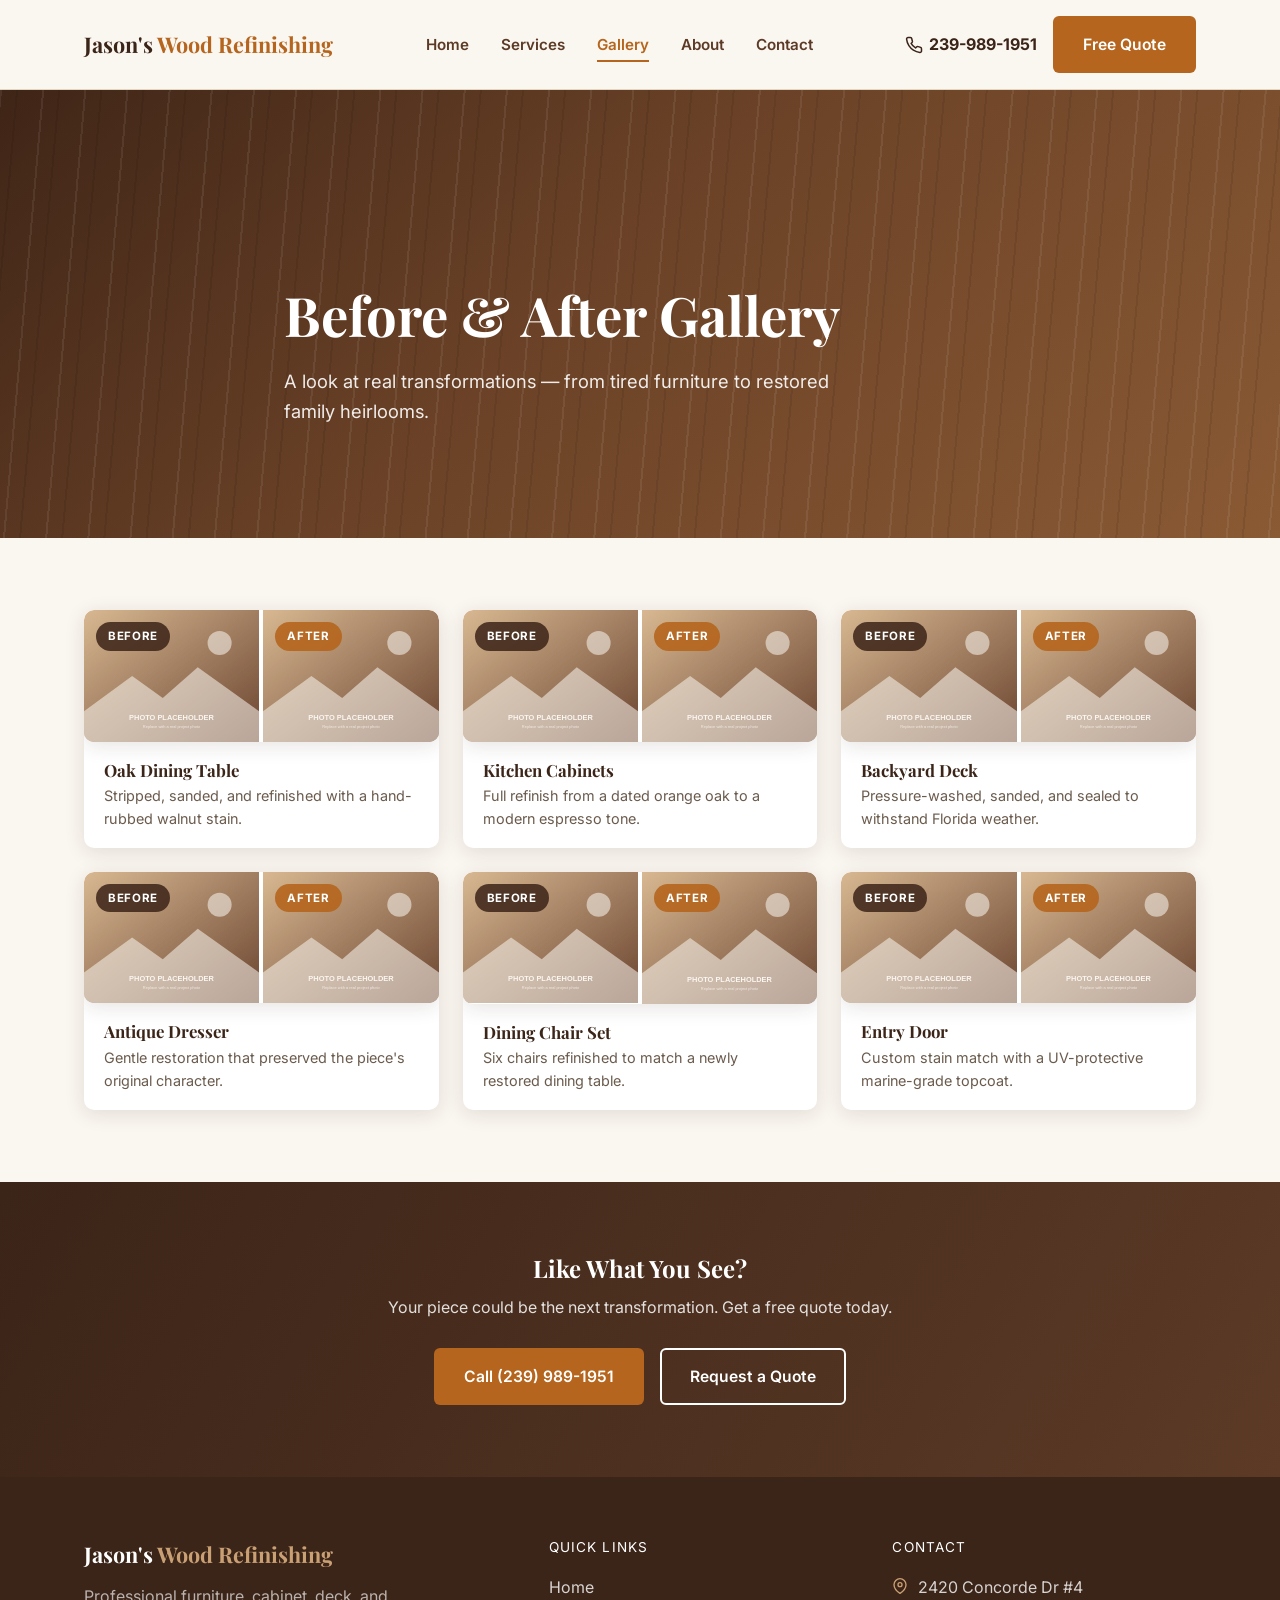
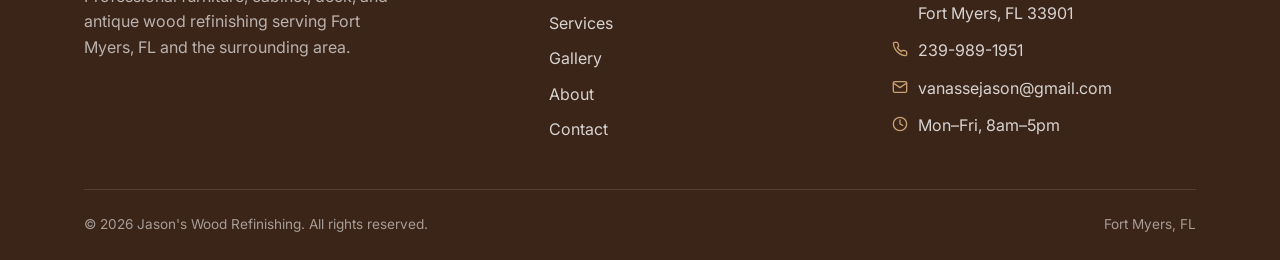
<file: gallery.html>
<!DOCTYPE html>
<html lang="en">
<head>
  <meta charset="UTF-8">
  <meta name="viewport" content="width=device-width, initial-scale=1.0">
  <title>Before &amp; After Gallery | Jason's Wood Refinishing — Fort Myers, FL</title>
  <meta name="description" content="See real before-and-after wood refinishing transformations from Jason's Wood Refinishing in Fort Myers, FL — furniture, cabinets, decks, and antiques.">
  <link rel="icon" href="data:image/svg+xml,%3Csvg xmlns='http://www.w3.org/2000/svg' viewBox='0 0 100 100'%3E%3Ctext y='.9em' font-size='90'%3E%F0%9F%AA%B5%3C/text%3E%3C/svg%3E">
  <link rel="preconnect" href="https://fonts.googleapis.com">
  <link rel="preconnect" href="https://fonts.gstatic.com" crossorigin>
  <link href="https://fonts.googleapis.com/css2?family=Playfair+Display:wght@600;700&family=Inter:wght@400;500;600;700&display=swap" rel="stylesheet">
  <link rel="stylesheet" href="css/style.css">
</head>
<body>

  <!-- ================= HEADER ================= -->
  <header class="site-header">
    <div class="header-inner">
      <a href="index.html" class="logo">Jason's <span>Wood Refinishing</span></a>
      <nav class="main-nav" id="main-nav">
        <ul>
          <li><a href="index.html">Home</a></li>
          <li><a href="services.html">Services</a></li>
          <li><a href="gallery.html" class="active">Gallery</a></li>
          <li><a href="about.html">About</a></li>
          <li><a href="contact.html">Contact</a></li>
        </ul>
      </nav>
      <div class="header-cta">
        <a class="header-phone" href="tel:2399891951">
          <svg width="18" height="18" viewBox="0 0 24 24" fill="none" stroke="currentColor" stroke-width="2" stroke-linecap="round" stroke-linejoin="round"><path d="M22 16.92v3a2 2 0 0 1-2.18 2 19.79 19.79 0 0 1-8.63-3.07 19.5 19.5 0 0 1-6-6 19.79 19.79 0 0 1-3.07-8.67A2 2 0 0 1 4.11 2h3a2 2 0 0 1 2 1.72c.127.96.361 1.903.7 2.81a2 2 0 0 1-.45 2.11L8.09 9.91a16 16 0 0 0 6 6l1.27-1.27a2 2 0 0 1 2.11-.45c.907.339 1.85.573 2.81.7A2 2 0 0 1 22 16.92z"/></svg>
          <span class="phone-text">239-989-1951</span>
        </a>
        <a href="contact.html" class="btn btn-primary">Free Quote</a>
        <button class="nav-toggle" aria-label="Toggle navigation menu" aria-expanded="false">
          <span></span><span></span><span></span>
        </button>
      </div>
    </div>
  </header>

  <!-- ================= PAGE HERO ================= -->
  <section class="hero" style="padding-bottom:0;">
    <div class="hero-inner" style="max-width:760px; padding-bottom:80px;">
      <h1>Before &amp; After Gallery</h1>
      <p class="lead">A look at real transformations — from tired furniture to restored family heirlooms.</p>
    </div>
  </section>

  <!--
    ================================================================
    IMPORTANT — EVERYTHING IN THIS GALLERY IS A PLACEHOLDER.
    Each item below uses images/placeholders/placeholder.svg.
    To add a real project:
      1. Add your before/after photos to an images/gallery/ folder
         (create it if it doesn't exist), e.g.:
           images/gallery/oak-table-before.jpg
           images/gallery/oak-table-after.jpg
      2. Update the two <img src="..."> paths for that item
      3. Update the alt text to describe the real photo
      4. Update the <h3> title and <p> caption text
    Duplicate one of the .ba-card blocks below to add more projects.
    ================================================================
  -->
  <section>
    <div class="container">
      <div class="gallery-preview-grid">

        <div class="ba-card">
          <div class="ba-pair">
            <div class="ph-figure"><span class="ph-tag">Before</span>
              <img src="images/placeholders/placeholder.svg" alt="Before photo of a worn oak dining table — PLACEHOLDER, replace with real photo"></div>
            <div class="ph-figure"><span class="ph-tag after">After</span>
              <img src="images/placeholders/placeholder.svg" alt="After photo of the refinished oak dining table — PLACEHOLDER, replace with real photo"></div>
          </div>
          <div class="ba-card-caption">
            <h3>Oak Dining Table</h3>
            <p>Stripped, sanded, and refinished with a hand-rubbed walnut stain.</p>
          </div>
        </div>

        <div class="ba-card">
          <div class="ba-pair">
            <div class="ph-figure"><span class="ph-tag">Before</span>
              <img src="images/placeholders/placeholder.svg" alt="Before photo of outdated kitchen cabinets — PLACEHOLDER, replace with real photo"></div>
            <div class="ph-figure"><span class="ph-tag after">After</span>
              <img src="images/placeholders/placeholder.svg" alt="After photo of refinished kitchen cabinets — PLACEHOLDER, replace with real photo"></div>
          </div>
          <div class="ba-card-caption">
            <h3>Kitchen Cabinets</h3>
            <p>Full refinish from a dated orange oak to a modern espresso tone.</p>
          </div>
        </div>

        <div class="ba-card">
          <div class="ba-pair">
            <div class="ph-figure"><span class="ph-tag">Before</span>
              <img src="images/placeholders/placeholder.svg" alt="Before photo of a weathered backyard deck — PLACEHOLDER, replace with real photo"></div>
            <div class="ph-figure"><span class="ph-tag after">After</span>
              <img src="images/placeholders/placeholder.svg" alt="After photo of the restored backyard deck — PLACEHOLDER, replace with real photo"></div>
          </div>
          <div class="ba-card-caption">
            <h3>Backyard Deck</h3>
            <p>Pressure-washed, sanded, and sealed to withstand Florida weather.</p>
          </div>
        </div>

        <div class="ba-card">
          <div class="ba-pair">
            <div class="ph-figure"><span class="ph-tag">Before</span>
              <img src="images/placeholders/placeholder.svg" alt="Before photo of an antique wooden dresser — PLACEHOLDER, replace with real photo"></div>
            <div class="ph-figure"><span class="ph-tag after">After</span>
              <img src="images/placeholders/placeholder.svg" alt="After photo of the restored antique dresser — PLACEHOLDER, replace with real photo"></div>
          </div>
          <div class="ba-card-caption">
            <h3>Antique Dresser</h3>
            <p>Gentle restoration that preserved the piece's original character.</p>
          </div>
        </div>

        <div class="ba-card">
          <div class="ba-pair">
            <div class="ph-figure"><span class="ph-tag">Before</span>
              <img src="images/placeholders/placeholder.svg" alt="Before photo of a scratched wood dining chair set — PLACEHOLDER, replace with real photo"></div>
            <div class="ph-figure"><span class="ph-tag after">After</span>
              <img src="images/placeholders/placeholder.svg" alt="After photo of the refinished dining chair set — PLACEHOLDER, replace with real photo"></div>
          </div>
          <div class="ba-card-caption">
            <h3>Dining Chair Set</h3>
            <p>Six chairs refinished to match a newly restored dining table.</p>
          </div>
        </div>

        <div class="ba-card">
          <div class="ba-pair">
            <div class="ph-figure"><span class="ph-tag">Before</span>
              <img src="images/placeholders/placeholder.svg" alt="Before photo of a faded wood entry door — PLACEHOLDER, replace with real photo"></div>
            <div class="ph-figure"><span class="ph-tag after">After</span>
              <img src="images/placeholders/placeholder.svg" alt="After photo of the refinished wood entry door — PLACEHOLDER, replace with real photo"></div>
          </div>
          <div class="ba-card-caption">
            <h3>Entry Door</h3>
            <p>Custom stain match with a UV-protective marine-grade topcoat.</p>
          </div>
        </div>

      </div>
    </div>
  </section>

  <!-- ================= CTA BAND ================= -->
  <section class="cta-band">
    <div class="container">
      <h2>Like What You See?</h2>
      <p>Your piece could be the next transformation. Get a free quote today.</p>
      <div class="hero-actions">
        <a href="tel:2399891951" class="btn btn-primary">Call (239) 989-1951</a>
        <a href="contact.html" class="btn btn-outline">Request a Quote</a>
      </div>
    </div>
  </section>

  <!-- ================= FOOTER ================= -->
  <footer class="site-footer">
    <div class="container">
      <div class="footer-grid">
        <div class="footer-brand">
          <a href="index.html" class="logo">Jason's <span>Wood Refinishing</span></a>
          <p>Professional furniture, cabinet, deck, and antique wood refinishing serving Fort Myers, FL and the surrounding area.</p>
        </div>
        <div>
          <div class="footer-heading">Quick Links</div>
          <ul class="footer-links">
            <li><a href="index.html">Home</a></li>
            <li><a href="services.html">Services</a></li>
            <li><a href="gallery.html">Gallery</a></li>
            <li><a href="about.html">About</a></li>
            <li><a href="contact.html">Contact</a></li>
          </ul>
        </div>
        <div>
          <div class="footer-heading">Contact</div>
          <ul class="footer-contact">
            <li>
              <svg width="16" height="16" viewBox="0 0 24 24" fill="none" stroke="currentColor" stroke-width="2" stroke-linecap="round" stroke-linejoin="round"><path d="M21 10c0 7-9 13-9 13s-9-6-9-13a9 9 0 0 1 18 0z"/><circle cx="12" cy="10" r="3"/></svg>
              <a href="https://maps.google.com/?q=2420+Concorde+Dr+%234,+Fort+Myers,+FL+33901" target="_blank" rel="noopener">2420 Concorde Dr #4<br>Fort Myers, FL 33901</a>
            </li>
            <li>
              <svg width="16" height="16" viewBox="0 0 24 24" fill="none" stroke="currentColor" stroke-width="2" stroke-linecap="round" stroke-linejoin="round"><path d="M22 16.92v3a2 2 0 0 1-2.18 2 19.79 19.79 0 0 1-8.63-3.07 19.5 19.5 0 0 1-6-6 19.79 19.79 0 0 1-3.07-8.67A2 2 0 0 1 4.11 2h3a2 2 0 0 1 2 1.72c.127.96.361 1.903.7 2.81a2 2 0 0 1-.45 2.11L8.09 9.91a16 16 0 0 0 6 6l1.27-1.27a2 2 0 0 1 2.11-.45c.907.339 1.85.573 2.81.7A2 2 0 0 1 22 16.92z"/></svg>
              <a href="tel:2399891951">239-989-1951</a>
            </li>
            <li>
              <svg width="16" height="16" viewBox="0 0 24 24" fill="none" stroke="currentColor" stroke-width="2" stroke-linecap="round" stroke-linejoin="round"><path d="M22 6l-10 7L2 6"/><rect x="2" y="4" width="20" height="16" rx="2"/></svg>
              <a href="mailto:vanassejason@gmail.com">vanassejason@gmail.com</a>
            </li>
            <li>
              <svg width="16" height="16" viewBox="0 0 24 24" fill="none" stroke="currentColor" stroke-width="2" stroke-linecap="round" stroke-linejoin="round"><circle cx="12" cy="12" r="10"/><polyline points="12 6 12 12 16 14"/></svg>
              <span>Mon–Fri, 8am–5pm</span>
            </li>
          </ul>
        </div>
      </div>
      <div class="footer-bottom">
        <span>&copy; <span id="year"></span> Jason's Wood Refinishing. All rights reserved.</span>
        <span>Fort Myers, FL</span>
      </div>
    </div>
  </footer>

  <script src="js/script.js"></script>
</body>
</html>
</file>
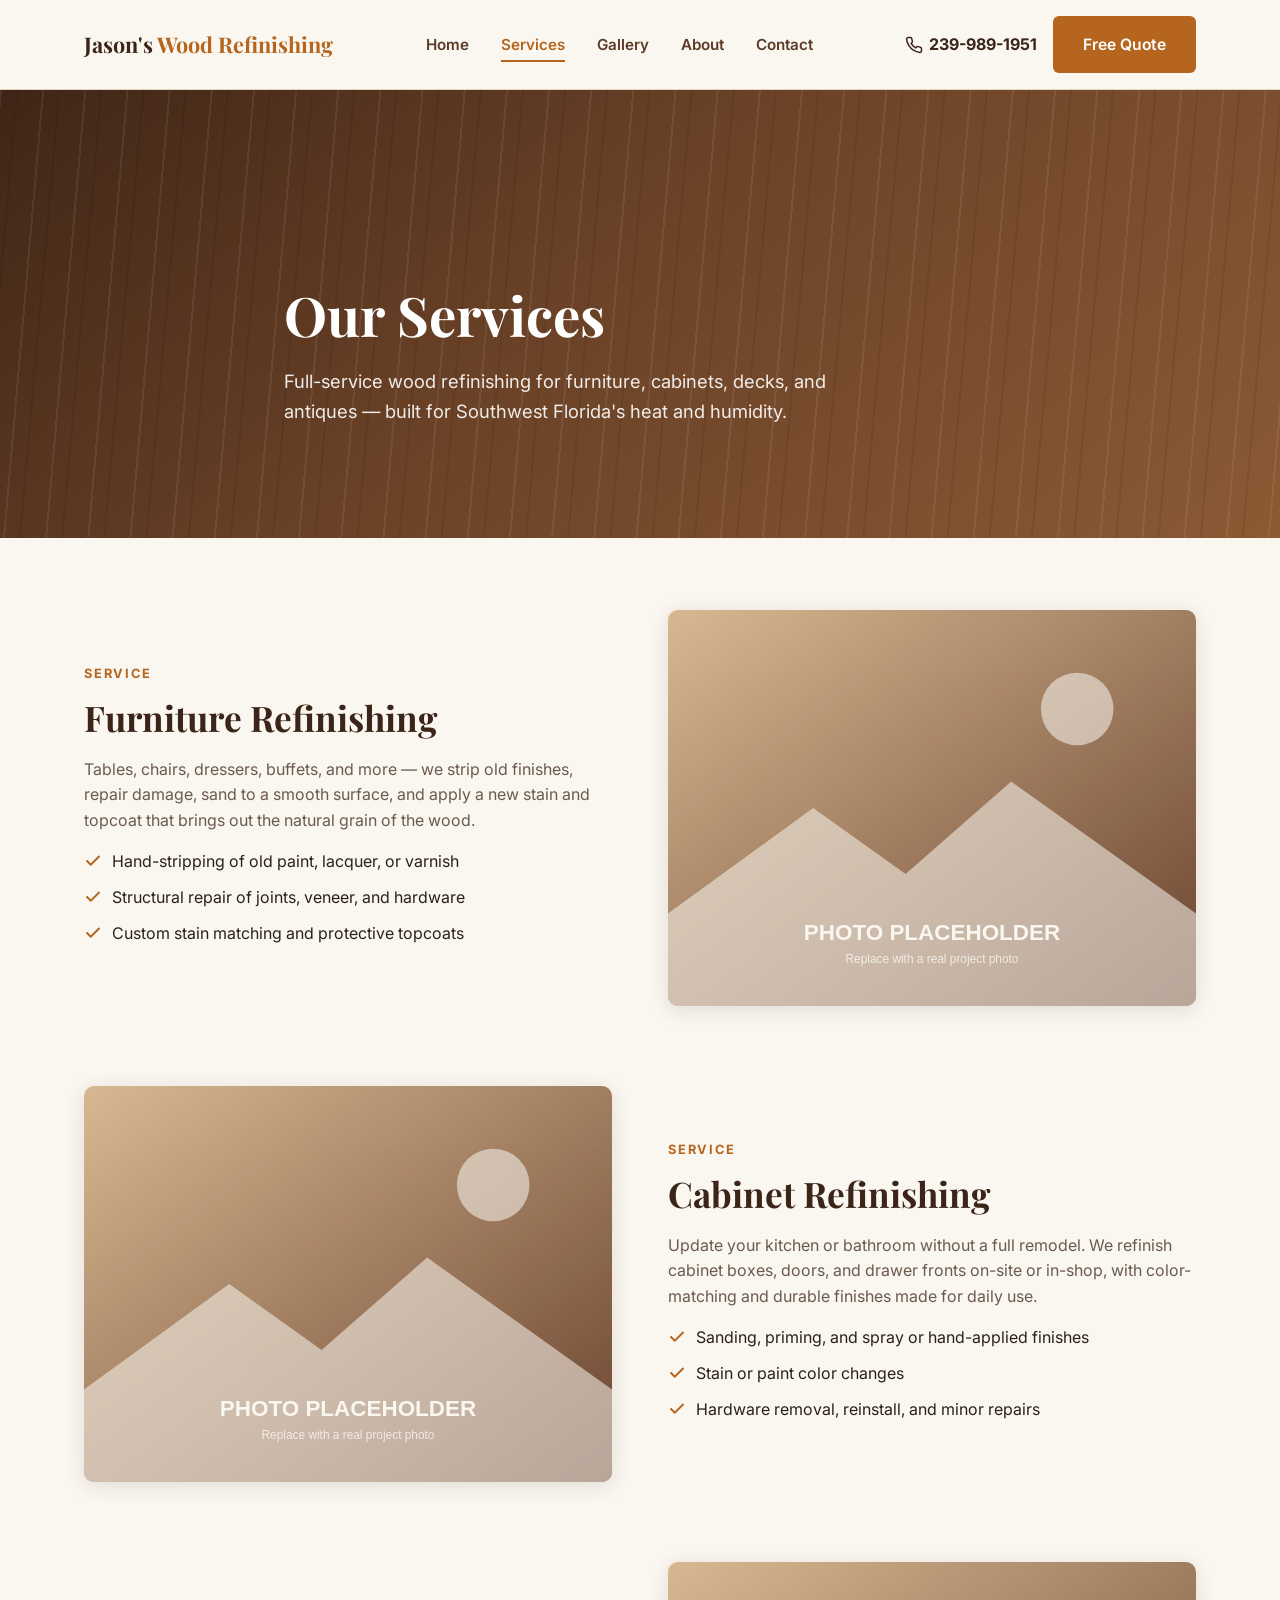
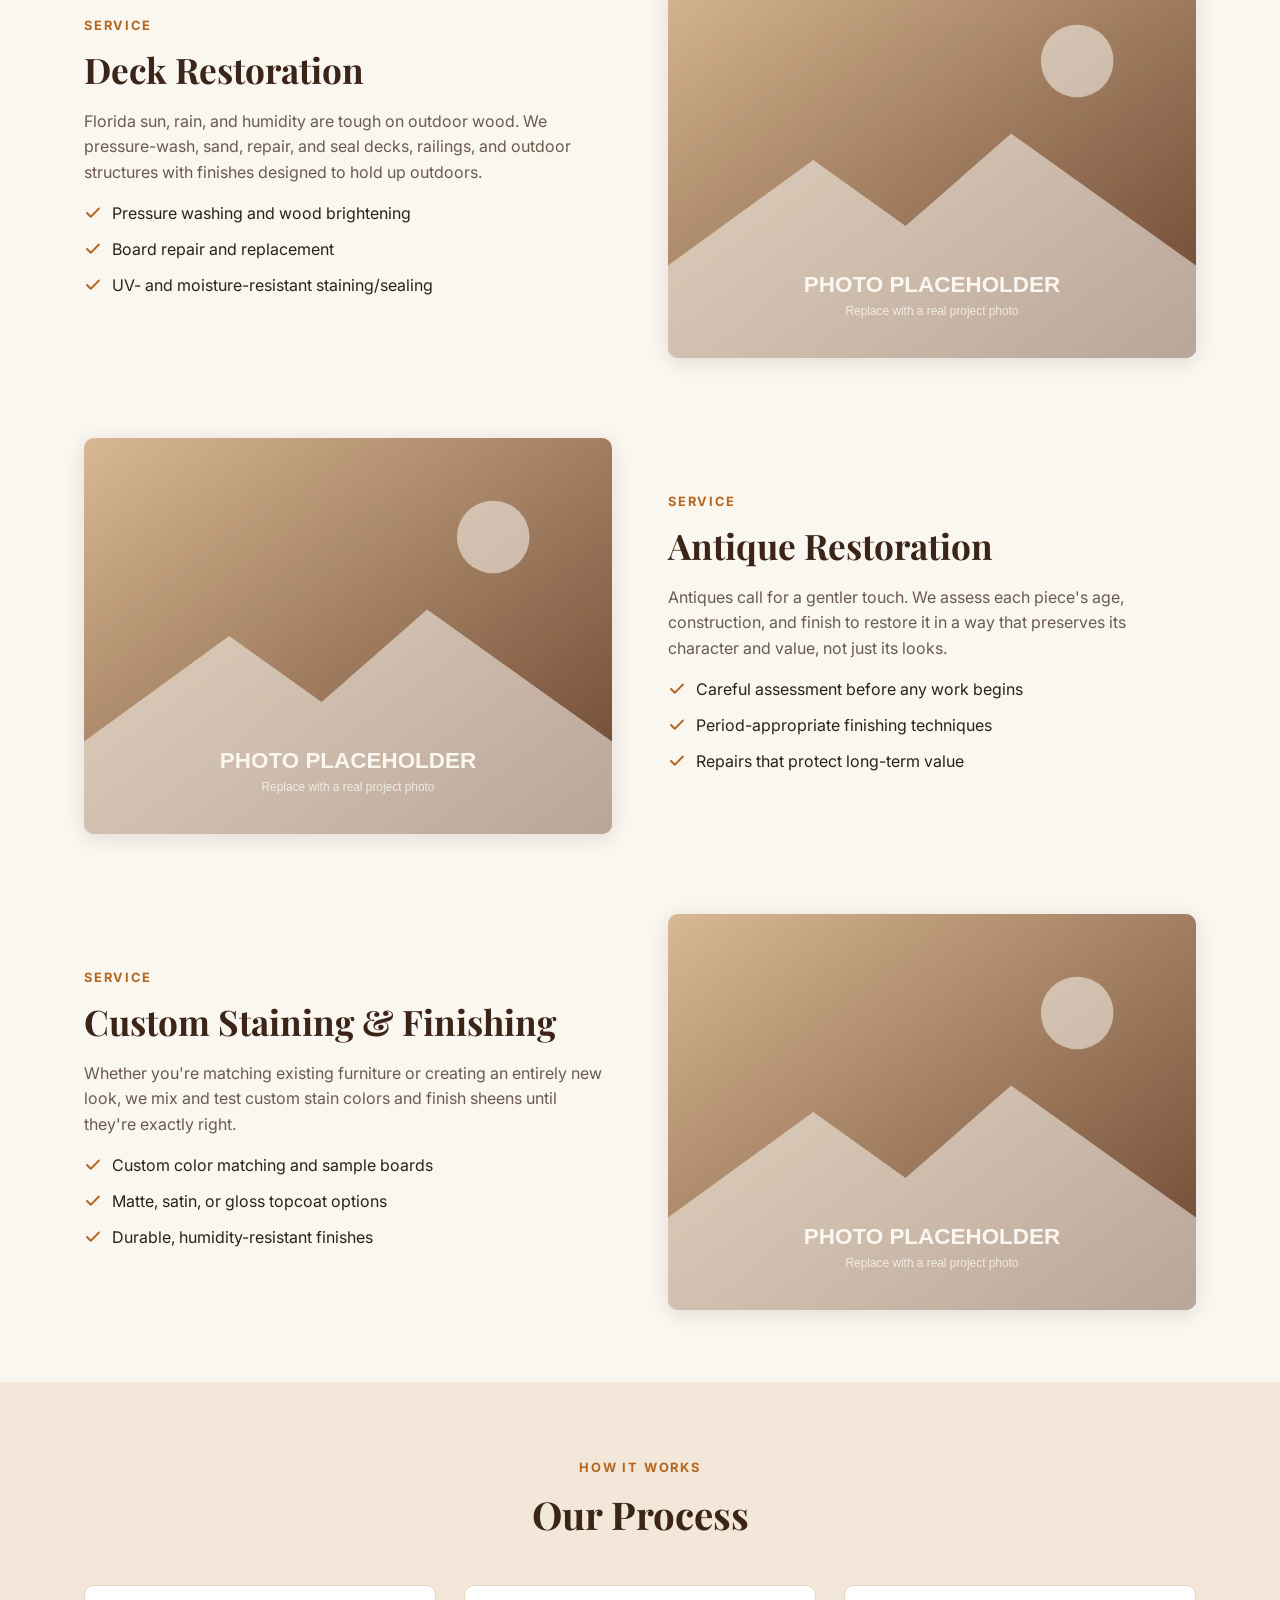
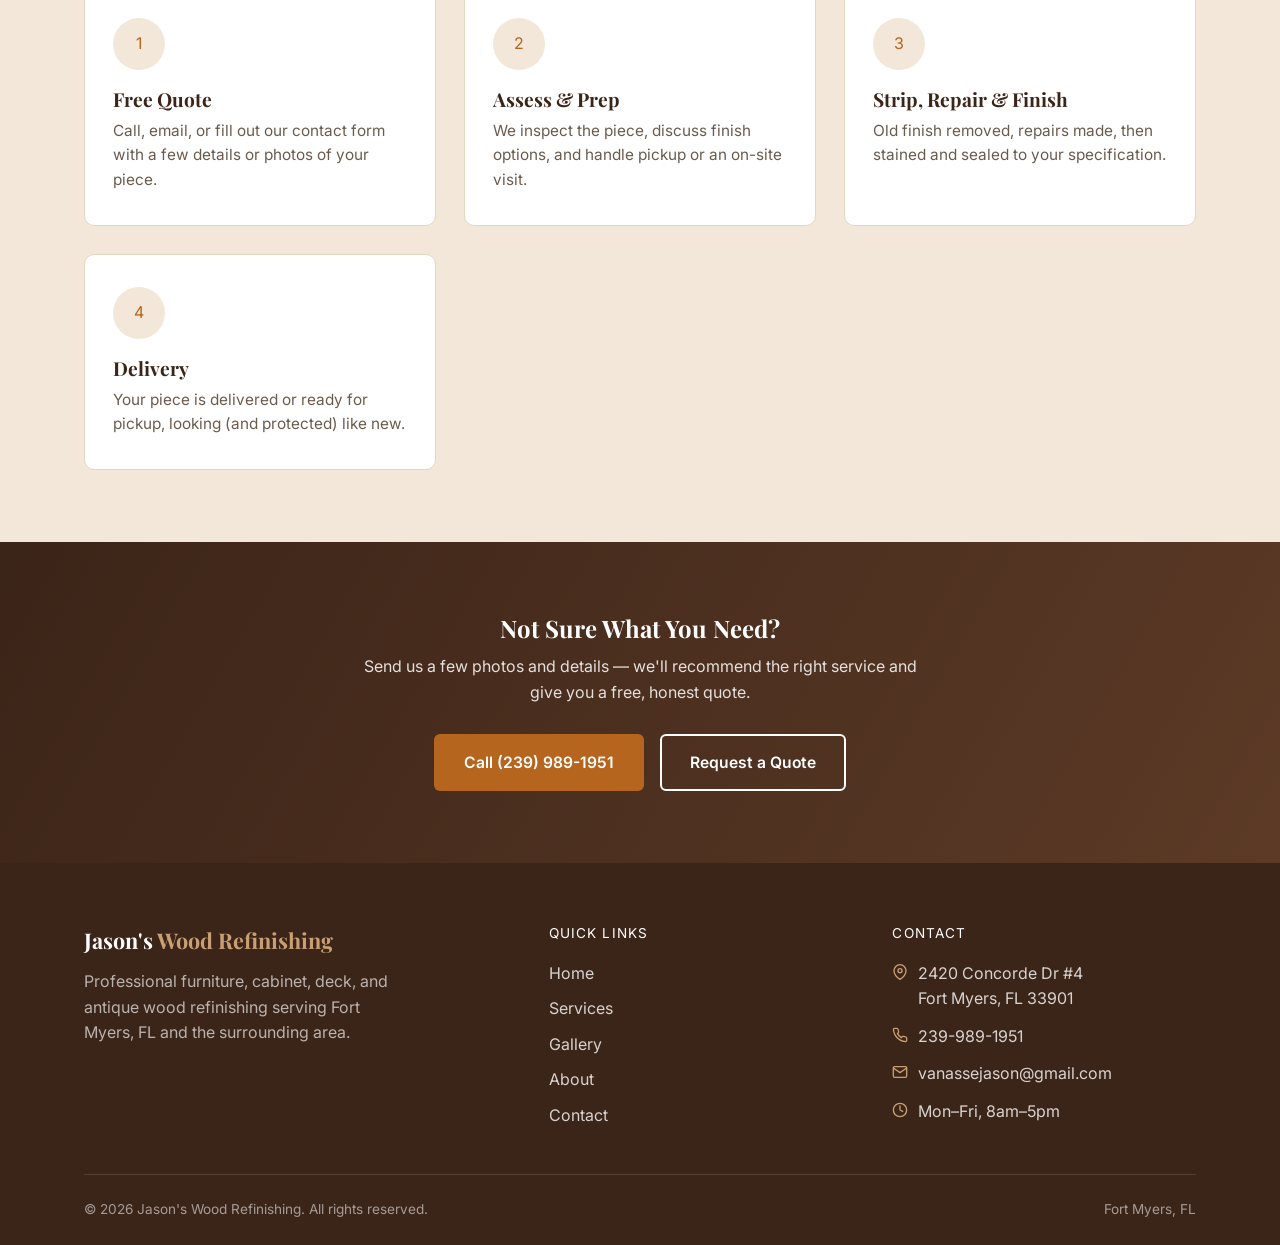
<file: services.html>
<!DOCTYPE html>
<html lang="en">
<head>
  <meta charset="UTF-8">
  <meta name="viewport" content="width=device-width, initial-scale=1.0">
  <title>Wood Refinishing Services | Jason's Wood Refinishing — Fort Myers, FL</title>
  <meta name="description" content="Furniture refinishing, cabinet refinishing, deck restoration, antique restoration & custom staining in Fort Myers, FL. Free quotes from Jason's Wood Refinishing.">
  <link rel="icon" href="data:image/svg+xml,%3Csvg xmlns='http://www.w3.org/2000/svg' viewBox='0 0 100 100'%3E%3Ctext y='.9em' font-size='90'%3E%F0%9F%AA%B5%3C/text%3E%3C/svg%3E">
  <link rel="preconnect" href="https://fonts.googleapis.com">
  <link rel="preconnect" href="https://fonts.gstatic.com" crossorigin>
  <link href="https://fonts.googleapis.com/css2?family=Playfair+Display:wght@600;700&family=Inter:wght@400;500;600;700&display=swap" rel="stylesheet">
  <link rel="stylesheet" href="css/style.css">
</head>
<body>

  <!-- ================= HEADER ================= -->
  <header class="site-header">
    <div class="header-inner">
      <a href="index.html" class="logo">Jason's <span>Wood Refinishing</span></a>
      <nav class="main-nav" id="main-nav">
        <ul>
          <li><a href="index.html">Home</a></li>
          <li><a href="services.html" class="active">Services</a></li>
          <li><a href="gallery.html">Gallery</a></li>
          <li><a href="about.html">About</a></li>
          <li><a href="contact.html">Contact</a></li>
        </ul>
      </nav>
      <div class="header-cta">
        <a class="header-phone" href="tel:2399891951">
          <svg width="18" height="18" viewBox="0 0 24 24" fill="none" stroke="currentColor" stroke-width="2" stroke-linecap="round" stroke-linejoin="round"><path d="M22 16.92v3a2 2 0 0 1-2.18 2 19.79 19.79 0 0 1-8.63-3.07 19.5 19.5 0 0 1-6-6 19.79 19.79 0 0 1-3.07-8.67A2 2 0 0 1 4.11 2h3a2 2 0 0 1 2 1.72c.127.96.361 1.903.7 2.81a2 2 0 0 1-.45 2.11L8.09 9.91a16 16 0 0 0 6 6l1.27-1.27a2 2 0 0 1 2.11-.45c.907.339 1.85.573 2.81.7A2 2 0 0 1 22 16.92z"/></svg>
          <span class="phone-text">239-989-1951</span>
        </a>
        <a href="contact.html" class="btn btn-primary">Free Quote</a>
        <button class="nav-toggle" aria-label="Toggle navigation menu" aria-expanded="false">
          <span></span><span></span><span></span>
        </button>
      </div>
    </div>
  </header>

  <!-- ================= PAGE HERO ================= -->
  <section class="hero" style="padding-bottom:0;">
    <div class="hero-inner" style="max-width:760px; padding-bottom:80px;">
      <h1>Our Services</h1>
      <p class="lead">Full-service wood refinishing for furniture, cabinets, decks, and antiques — built for Southwest Florida's heat and humidity.</p>
    </div>
  </section>

  <!-- ================= SERVICES DETAIL ================= -->
  <section>
    <div class="container">
      <!-- TODO: confirm exact services, add pricing ranges or "starting at" pricing if Jason wants to publish them -->

      <div class="split" id="furniture-refinishing" style="margin-bottom:80px;">
        <div class="split-copy">
          <span class="eyebrow">Service</span>
          <h2>Furniture Refinishing</h2>
          <p>Tables, chairs, dressers, buffets, and more — we strip old finishes, repair damage, sand to a smooth surface, and apply a new stain and topcoat that brings out the natural grain of the wood.</p>
          <ul class="checklist">
            <li><svg width="18" height="18" viewBox="0 0 24 24" fill="none" stroke="currentColor" stroke-width="2.5" stroke-linecap="round" stroke-linejoin="round"><polyline points="20 6 9 17 4 12"/></svg>Hand-stripping of old paint, lacquer, or varnish</li>
            <li><svg width="18" height="18" viewBox="0 0 24 24" fill="none" stroke="currentColor" stroke-width="2.5" stroke-linecap="round" stroke-linejoin="round"><polyline points="20 6 9 17 4 12"/></svg>Structural repair of joints, veneer, and hardware</li>
            <li><svg width="18" height="18" viewBox="0 0 24 24" fill="none" stroke="currentColor" stroke-width="2.5" stroke-linecap="round" stroke-linejoin="round"><polyline points="20 6 9 17 4 12"/></svg>Custom stain matching and protective topcoats</li>
          </ul>
        </div>
        <div class="ph-figure">
          <img src="images/placeholders/placeholder.svg" alt="Refinished wood furniture piece — PLACEHOLDER, replace with real photo">
        </div>
      </div>

      <div class="split reverse" id="cabinet-refinishing" style="margin-bottom:80px;">
        <div class="split-copy">
          <span class="eyebrow">Service</span>
          <h2>Cabinet Refinishing</h2>
          <p>Update your kitchen or bathroom without a full remodel. We refinish cabinet boxes, doors, and drawer fronts on-site or in-shop, with color-matching and durable finishes made for daily use.</p>
          <ul class="checklist">
            <li><svg width="18" height="18" viewBox="0 0 24 24" fill="none" stroke="currentColor" stroke-width="2.5" stroke-linecap="round" stroke-linejoin="round"><polyline points="20 6 9 17 4 12"/></svg>Sanding, priming, and spray or hand-applied finishes</li>
            <li><svg width="18" height="18" viewBox="0 0 24 24" fill="none" stroke="currentColor" stroke-width="2.5" stroke-linecap="round" stroke-linejoin="round"><polyline points="20 6 9 17 4 12"/></svg>Stain or paint color changes</li>
            <li><svg width="18" height="18" viewBox="0 0 24 24" fill="none" stroke="currentColor" stroke-width="2.5" stroke-linecap="round" stroke-linejoin="round"><polyline points="20 6 9 17 4 12"/></svg>Hardware removal, reinstall, and minor repairs</li>
          </ul>
        </div>
        <div class="ph-figure">
          <img src="images/placeholders/placeholder.svg" alt="Refinished kitchen cabinets — PLACEHOLDER, replace with real photo">
        </div>
      </div>

      <div class="split" id="deck-restoration" style="margin-bottom:80px;">
        <div class="split-copy">
          <span class="eyebrow">Service</span>
          <h2>Deck Restoration</h2>
          <p>Florida sun, rain, and humidity are tough on outdoor wood. We pressure-wash, sand, repair, and seal decks, railings, and outdoor structures with finishes designed to hold up outdoors.</p>
          <ul class="checklist">
            <li><svg width="18" height="18" viewBox="0 0 24 24" fill="none" stroke="currentColor" stroke-width="2.5" stroke-linecap="round" stroke-linejoin="round"><polyline points="20 6 9 17 4 12"/></svg>Pressure washing and wood brightening</li>
            <li><svg width="18" height="18" viewBox="0 0 24 24" fill="none" stroke="currentColor" stroke-width="2.5" stroke-linecap="round" stroke-linejoin="round"><polyline points="20 6 9 17 4 12"/></svg>Board repair and replacement</li>
            <li><svg width="18" height="18" viewBox="0 0 24 24" fill="none" stroke="currentColor" stroke-width="2.5" stroke-linecap="round" stroke-linejoin="round"><polyline points="20 6 9 17 4 12"/></svg>UV- and moisture-resistant staining/sealing</li>
          </ul>
        </div>
        <div class="ph-figure">
          <img src="images/placeholders/placeholder.svg" alt="Restored outdoor wood deck — PLACEHOLDER, replace with real photo">
        </div>
      </div>

      <div class="split reverse" id="antique-restoration" style="margin-bottom:80px;">
        <div class="split-copy">
          <span class="eyebrow">Service</span>
          <h2>Antique Restoration</h2>
          <p>Antiques call for a gentler touch. We assess each piece's age, construction, and finish to restore it in a way that preserves its character and value, not just its looks.</p>
          <ul class="checklist">
            <li><svg width="18" height="18" viewBox="0 0 24 24" fill="none" stroke="currentColor" stroke-width="2.5" stroke-linecap="round" stroke-linejoin="round"><polyline points="20 6 9 17 4 12"/></svg>Careful assessment before any work begins</li>
            <li><svg width="18" height="18" viewBox="0 0 24 24" fill="none" stroke="currentColor" stroke-width="2.5" stroke-linecap="round" stroke-linejoin="round"><polyline points="20 6 9 17 4 12"/></svg>Period-appropriate finishing techniques</li>
            <li><svg width="18" height="18" viewBox="0 0 24 24" fill="none" stroke="currentColor" stroke-width="2.5" stroke-linecap="round" stroke-linejoin="round"><polyline points="20 6 9 17 4 12"/></svg>Repairs that protect long-term value</li>
          </ul>
        </div>
        <div class="ph-figure">
          <img src="images/placeholders/placeholder.svg" alt="Restored antique wood furniture piece — PLACEHOLDER, replace with real photo">
        </div>
      </div>

      <div class="split" id="custom-staining">
        <div class="split-copy">
          <span class="eyebrow">Service</span>
          <h2>Custom Staining &amp; Finishing</h2>
          <p>Whether you're matching existing furniture or creating an entirely new look, we mix and test custom stain colors and finish sheens until they're exactly right.</p>
          <ul class="checklist">
            <li><svg width="18" height="18" viewBox="0 0 24 24" fill="none" stroke="currentColor" stroke-width="2.5" stroke-linecap="round" stroke-linejoin="round"><polyline points="20 6 9 17 4 12"/></svg>Custom color matching and sample boards</li>
            <li><svg width="18" height="18" viewBox="0 0 24 24" fill="none" stroke="currentColor" stroke-width="2.5" stroke-linecap="round" stroke-linejoin="round"><polyline points="20 6 9 17 4 12"/></svg>Matte, satin, or gloss topcoat options</li>
            <li><svg width="18" height="18" viewBox="0 0 24 24" fill="none" stroke="currentColor" stroke-width="2.5" stroke-linecap="round" stroke-linejoin="round"><polyline points="20 6 9 17 4 12"/></svg>Durable, humidity-resistant finishes</li>
          </ul>
        </div>
        <div class="ph-figure">
          <img src="images/placeholders/placeholder.svg" alt="Custom wood stain sample on furniture — PLACEHOLDER, replace with real photo">
        </div>
      </div>

    </div>
  </section>

  <!-- ================= PROCESS ================= -->
  <section class="section-alt">
    <div class="container">
      <div class="section-head">
        <span class="eyebrow">How It Works</span>
        <h2>Our Process</h2>
      </div>
      <div class="services-grid">
        <div class="service-card">
          <div class="service-icon">1</div>
          <h3>Free Quote</h3>
          <p>Call, email, or fill out our contact form with a few details or photos of your piece.</p>
        </div>
        <div class="service-card">
          <div class="service-icon">2</div>
          <h3>Assess &amp; Prep</h3>
          <p>We inspect the piece, discuss finish options, and handle pickup or an on-site visit.</p>
        </div>
        <div class="service-card">
          <div class="service-icon">3</div>
          <h3>Strip, Repair &amp; Finish</h3>
          <p>Old finish removed, repairs made, then stained and sealed to your specification.</p>
        </div>
        <div class="service-card">
          <div class="service-icon">4</div>
          <h3>Delivery</h3>
          <p>Your piece is delivered or ready for pickup, looking (and protected) like new.</p>
        </div>
      </div>
    </div>
  </section>

  <!-- ================= CTA BAND ================= -->
  <section class="cta-band">
    <div class="container">
      <h2>Not Sure What You Need?</h2>
      <p>Send us a few photos and details — we'll recommend the right service and give you a free, honest quote.</p>
      <div class="hero-actions">
        <a href="tel:2399891951" class="btn btn-primary">Call (239) 989-1951</a>
        <a href="contact.html" class="btn btn-outline">Request a Quote</a>
      </div>
    </div>
  </section>

  <!-- ================= FOOTER ================= -->
  <footer class="site-footer">
    <div class="container">
      <div class="footer-grid">
        <div class="footer-brand">
          <a href="index.html" class="logo">Jason's <span>Wood Refinishing</span></a>
          <p>Professional furniture, cabinet, deck, and antique wood refinishing serving Fort Myers, FL and the surrounding area.</p>
        </div>
        <div>
          <div class="footer-heading">Quick Links</div>
          <ul class="footer-links">
            <li><a href="index.html">Home</a></li>
            <li><a href="services.html">Services</a></li>
            <li><a href="gallery.html">Gallery</a></li>
            <li><a href="about.html">About</a></li>
            <li><a href="contact.html">Contact</a></li>
          </ul>
        </div>
        <div>
          <div class="footer-heading">Contact</div>
          <ul class="footer-contact">
            <li>
              <svg width="16" height="16" viewBox="0 0 24 24" fill="none" stroke="currentColor" stroke-width="2" stroke-linecap="round" stroke-linejoin="round"><path d="M21 10c0 7-9 13-9 13s-9-6-9-13a9 9 0 0 1 18 0z"/><circle cx="12" cy="10" r="3"/></svg>
              <a href="https://maps.google.com/?q=2420+Concorde+Dr+%234,+Fort+Myers,+FL+33901" target="_blank" rel="noopener">2420 Concorde Dr #4<br>Fort Myers, FL 33901</a>
            </li>
            <li>
              <svg width="16" height="16" viewBox="0 0 24 24" fill="none" stroke="currentColor" stroke-width="2" stroke-linecap="round" stroke-linejoin="round"><path d="M22 16.92v3a2 2 0 0 1-2.18 2 19.79 19.79 0 0 1-8.63-3.07 19.5 19.5 0 0 1-6-6 19.79 19.79 0 0 1-3.07-8.67A2 2 0 0 1 4.11 2h3a2 2 0 0 1 2 1.72c.127.96.361 1.903.7 2.81a2 2 0 0 1-.45 2.11L8.09 9.91a16 16 0 0 0 6 6l1.27-1.27a2 2 0 0 1 2.11-.45c.907.339 1.85.573 2.81.7A2 2 0 0 1 22 16.92z"/></svg>
              <a href="tel:2399891951">239-989-1951</a>
            </li>
            <li>
              <svg width="16" height="16" viewBox="0 0 24 24" fill="none" stroke="currentColor" stroke-width="2" stroke-linecap="round" stroke-linejoin="round"><path d="M22 6l-10 7L2 6"/><rect x="2" y="4" width="20" height="16" rx="2"/></svg>
              <a href="mailto:vanassejason@gmail.com">vanassejason@gmail.com</a>
            </li>
            <li>
              <svg width="16" height="16" viewBox="0 0 24 24" fill="none" stroke="currentColor" stroke-width="2" stroke-linecap="round" stroke-linejoin="round"><circle cx="12" cy="12" r="10"/><polyline points="12 6 12 12 16 14"/></svg>
              <span>Mon–Fri, 8am–5pm</span>
            </li>
          </ul>
        </div>
      </div>
      <div class="footer-bottom">
        <span>&copy; <span id="year"></span> Jason's Wood Refinishing. All rights reserved.</span>
        <span>Fort Myers, FL</span>
      </div>
    </div>
  </footer>

  <script src="js/script.js"></script>
</body>
</html>
</file>
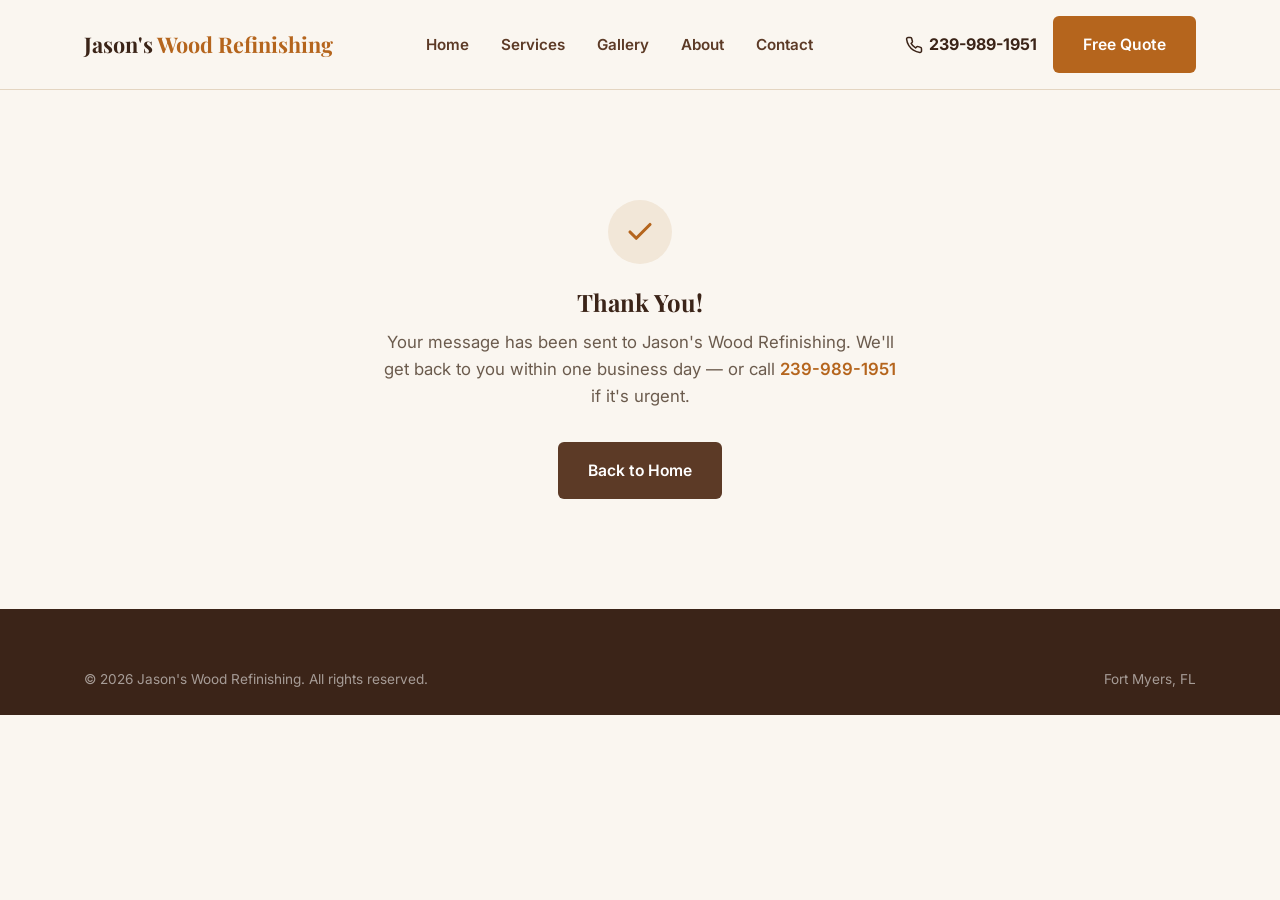
<file: thank-you.html>
<!DOCTYPE html>
<html lang="en">
<head>
  <meta charset="UTF-8">
  <meta name="viewport" content="width=device-width, initial-scale=1.0">
  <title>Thank You | Jason's Wood Refinishing</title>
  <meta name="description" content="Thanks for reaching out to Jason's Wood Refinishing in Fort Myers, FL. We'll be in touch soon.">
  <meta name="robots" content="noindex">
  <link rel="icon" href="data:image/svg+xml,%3Csvg xmlns='http://www.w3.org/2000/svg' viewBox='0 0 100 100'%3E%3Ctext y='.9em' font-size='90'%3E%F0%9F%AA%B5%3C/text%3E%3C/svg%3E">
  <link rel="preconnect" href="https://fonts.googleapis.com">
  <link rel="preconnect" href="https://fonts.gstatic.com" crossorigin>
  <link href="https://fonts.googleapis.com/css2?family=Playfair+Display:wght@600;700&family=Inter:wght@400;500;600;700&display=swap" rel="stylesheet">
  <link rel="stylesheet" href="css/style.css">
</head>
<body>

  <!-- ================= HEADER ================= -->
  <header class="site-header">
    <div class="header-inner">
      <a href="index.html" class="logo">Jason's <span>Wood Refinishing</span></a>
      <nav class="main-nav" id="main-nav">
        <ul>
          <li><a href="index.html">Home</a></li>
          <li><a href="services.html">Services</a></li>
          <li><a href="gallery.html">Gallery</a></li>
          <li><a href="about.html">About</a></li>
          <li><a href="contact.html">Contact</a></li>
        </ul>
      </nav>
      <div class="header-cta">
        <a class="header-phone" href="tel:2399891951">
          <svg width="18" height="18" viewBox="0 0 24 24" fill="none" stroke="currentColor" stroke-width="2" stroke-linecap="round" stroke-linejoin="round"><path d="M22 16.92v3a2 2 0 0 1-2.18 2 19.79 19.79 0 0 1-8.63-3.07 19.5 19.5 0 0 1-6-6 19.79 19.79 0 0 1-3.07-8.67A2 2 0 0 1 4.11 2h3a2 2 0 0 1 2 1.72c.127.96.361 1.903.7 2.81a2 2 0 0 1-.45 2.11L8.09 9.91a16 16 0 0 0 6 6l1.27-1.27a2 2 0 0 1 2.11-.45c.907.339 1.85.573 2.81.7A2 2 0 0 1 22 16.92z"/></svg>
          <span class="phone-text">239-989-1951</span>
        </a>
        <a href="contact.html" class="btn btn-primary">Free Quote</a>
        <button class="nav-toggle" aria-label="Toggle navigation menu" aria-expanded="false">
          <span></span><span></span><span></span>
        </button>
      </div>
    </div>
  </header>

  <!-- ================= THANK YOU MESSAGE ================= -->
  <section style="padding:110px 0;">
    <div class="container text-center" style="max-width:560px;">
      <div class="service-icon" style="margin:0 auto 24px; width:64px; height:64px;">
        <svg width="30" height="30" viewBox="0 0 24 24" fill="none" stroke="currentColor" stroke-width="2.5" stroke-linecap="round" stroke-linejoin="round"><polyline points="20 6 9 17 4 12"/></svg>
      </div>
      <h1>Thank You!</h1>
      <p style="color:var(--color-text-light); font-size:1.05rem;">Your message has been sent to Jason's Wood Refinishing. We'll get back to you within one business day — or call <a href="tel:2399891951" style="color:var(--color-amber); font-weight:600;">239-989-1951</a> if it's urgent.</p>
      <a href="index.html" class="btn btn-secondary" style="margin-top:16px;">Back to Home</a>
    </div>
  </section>

  <!-- ================= FOOTER ================= -->
  <footer class="site-footer">
    <div class="container">
      <div class="footer-bottom" style="border-top:none; padding-top:0;">
        <span>&copy; <span id="year"></span> Jason's Wood Refinishing. All rights reserved.</span>
        <span>Fort Myers, FL</span>
      </div>
    </div>
  </footer>

  <script src="js/script.js"></script>
</body>
</html>
</file>
<file: css/style.css>
/* ==========================================================================
   Jason's Wood Refinishing — shared stylesheet
   Used by every page. Sections are labeled so you can jump around with Ctrl+F.

   Palette & fonts are defined once as CSS variables in :root below —
   change a color or font there and it updates the whole site.
   ========================================================================== */

/* -------------------- Fonts -------------------- */
/* Loaded from Google Fonts in the <head> of each page:
   "Playfair Display" (headings) + "Inter" (body text) */

/* -------------------- Design tokens -------------------- */
:root {
  --color-bg: #faf6f0;          /* warm off-white page background */
  --color-bg-alt: #f2e7d8;      /* slightly darker cream for alternating sections */
  --color-walnut-dark: #3b2418; /* darkest brown — header text, footer bg */
  --color-walnut: #5c3a26;      /* medium brown — headings, nav */
  --color-tan: #c9a074;         /* warm tan accent */
  --color-amber: #b5651d;       /* primary accent / buttons */
  --color-amber-dark: #954f16;  /* button hover */
  --color-text: #2c211a;        /* body copy */
  --color-text-light: #6b5b4d;  /* secondary/muted text */
  --color-white: #ffffff;
  --color-border: #e4d5c1;

  --font-heading: 'Playfair Display', Georgia, 'Times New Roman', serif;
  --font-body: 'Inter', -apple-system, BlinkMacSystemFont, 'Segoe UI', Arial, sans-serif;

  --radius: 10px;
  --shadow: 0 4px 20px rgba(59, 36, 24, 0.12);
  --shadow-lg: 0 12px 40px rgba(59, 36, 24, 0.18);
  --container-width: 1160px;
}

/* -------------------- Reset & base -------------------- */
*, *::before, *::after { box-sizing: border-box; }
html { scroll-behavior: smooth; }
body {
  margin: 0;
  font-family: var(--font-body);
  color: var(--color-text);
  background: var(--color-bg);
  line-height: 1.6;
  -webkit-font-smoothing: antialiased;
}
img { max-width: 100%; display: block; }
a { color: inherit; text-decoration: none; }
ul { margin: 0; padding: 0; list-style: none; }
h1, h2, h3, h4 {
  font-family: var(--font-heading);
  color: var(--color-walnut-dark);
  line-height: 1.2;
  margin: 0 0 0.5em;
}
p { margin: 0 0 1em; }
.container {
  width: 100%;
  max-width: var(--container-width);
  margin: 0 auto;
  padding: 0 24px;
}
section { padding: 72px 0; }
.section-alt { background: var(--color-bg-alt); }

.eyebrow {
  display: inline-block;
  font-size: 0.8rem;
  font-weight: 700;
  letter-spacing: 0.14em;
  text-transform: uppercase;
  color: var(--color-amber);
  margin-bottom: 12px;
}
.section-head { max-width: 640px; margin: 0 auto 48px; text-align: center; }
.section-head h2 { font-size: clamp(1.8rem, 3vw, 2.4rem); }
.section-head p { color: var(--color-text-light); }

/* -------------------- Buttons -------------------- */
.btn {
  display: inline-flex;
  align-items: center;
  justify-content: center;
  gap: 8px;
  padding: 14px 28px;
  border-radius: 6px;
  font-weight: 600;
  font-size: 0.98rem;
  border: 2px solid transparent;
  cursor: pointer;
  transition: transform 0.15s ease, background-color 0.15s ease, color 0.15s ease, border-color .15s ease;
}
.btn:hover { transform: translateY(-1px); }
.btn-primary { background: var(--color-amber); color: var(--color-white); }
.btn-primary:hover { background: var(--color-amber-dark); }
.btn-outline { background: transparent; border-color: var(--color-white); color: var(--color-white); }
.btn-outline:hover { background: rgba(255,255,255,0.12); }
.btn-secondary { background: var(--color-walnut); color: var(--color-white); }
.btn-secondary:hover { background: var(--color-walnut-dark); }
.btn-block { width: 100%; }

/* -------------------- Header / Nav -------------------- */
.site-header {
  position: sticky;
  top: 0;
  z-index: 100;
  background: var(--color-bg); /* solid — avoids a sticky+backdrop-filter
                                    ghosting bug on some Android browsers */
  border-bottom: 1px solid var(--color-border);
}
.header-inner {
  display: flex;
  align-items: center;
  justify-content: space-between;
  padding: 16px 24px;
  max-width: var(--container-width);
  margin: 0 auto;
}
.logo {
  font-family: var(--font-heading);
  font-size: 1.35rem;
  font-weight: 700;
  color: var(--color-walnut-dark);
}
.logo span { color: var(--color-amber); }

.main-nav ul { display: flex; gap: 32px; align-items: center; }
.main-nav a {
  font-weight: 600;
  font-size: 0.95rem;
  color: var(--color-walnut);
  position: relative;
  padding: 4px 0;
}
.main-nav a:hover,
.main-nav a.active { color: var(--color-amber); }
.main-nav a.active::after {
  content: '';
  position: absolute;
  left: 0; right: 0; bottom: -4px;
  height: 2px;
  background: var(--color-amber);
}

.header-cta { display: flex; align-items: center; gap: 16px; }
.header-phone {
  display: flex;
  align-items: center;
  gap: 6px;
  font-weight: 700;
  color: var(--color-walnut-dark);
  white-space: nowrap;
}
.header-phone svg { flex-shrink: 0; }

.nav-toggle {
  display: none;
  flex-direction: column;
  gap: 5px;
  background: none;
  border: none;
  cursor: pointer;
  padding: 8px;
}
.nav-toggle span {
  width: 26px;
  height: 2px;
  background: var(--color-walnut-dark);
  display: block;
}

/* -------------------- Hero -------------------- */
.hero {
  position: relative;
  color: var(--color-white);
  /* Wood-grain-style gradient stands in for a real hero photo.
     Swap this for a real photo of Jason's work by replacing the
     `background` line below with, e.g.:
     background: linear-gradient(rgba(30,18,12,.55), rgba(30,18,12,.55)), url('images/hero-photo.jpg') center/cover; */
  background:
    repeating-linear-gradient(95deg, rgba(255,255,255,0.07) 0 2px, transparent 2px 16px, rgba(0,0,0,0.08) 16px 18px, transparent 18px 42px),
    linear-gradient(135deg, #3f2517 0%, #6b4227 45%, #8a5a34 100%);
  overflow: hidden;
}
.hero-badge {
  position: absolute;
  top: 16px;
  right: 16px;
  background: rgba(0,0,0,0.45);
  color: #fff;
  font-size: 0.72rem;
  letter-spacing: 0.06em;
  text-transform: uppercase;
  padding: 6px 12px;
  border-radius: 100px;
  z-index: 2;
}
.hero-inner {
  position: relative;
  z-index: 1;
  max-width: var(--container-width);
  margin: 0 auto;
  padding: 120px 24px 100px;
  max-width: 720px;
}
.hero h1 {
  color: var(--color-white);
  font-size: clamp(2.2rem, 5vw, 3.4rem);
  margin-bottom: 20px;
}
.hero p.lead {
  font-size: 1.15rem;
  color: rgba(255,255,255,0.9);
  max-width: 560px;
  margin-bottom: 32px;
}
.hero-actions { display: flex; gap: 16px; flex-wrap: wrap; }

/* -------------------- Quick info strip -------------------- */
.info-strip {
  background: var(--color-walnut-dark);
  color: var(--color-white);
}
.info-strip .container {
  display: grid;
  grid-template-columns: repeat(3, 1fr);
  gap: 24px;
  padding-top: 28px;
  padding-bottom: 28px;
}
.info-item { display: flex; align-items: center; gap: 12px; }
.info-item svg { flex-shrink: 0; color: var(--color-tan); }
.info-item .label { font-size: 0.78rem; text-transform: uppercase; letter-spacing: 0.06em; color: var(--color-tan); }
.info-item .value { font-weight: 700; }
.info-item a { text-decoration: none; color: inherit; }
.info-item a:hover { color: var(--color-tan); }

/* -------------------- Services grid -------------------- */
.services-grid {
  display: grid;
  grid-template-columns: repeat(3, 1fr);
  gap: 28px;
}
.service-card {
  background: var(--color-white);
  border: 1px solid var(--color-border);
  border-radius: var(--radius);
  padding: 32px 28px;
  transition: box-shadow .2s ease, transform .2s ease;
}
.service-card:hover { box-shadow: var(--shadow); transform: translateY(-3px); }
.service-icon {
  width: 52px;
  height: 52px;
  border-radius: 50%;
  background: var(--color-bg-alt);
  color: var(--color-amber);
  display: flex;
  align-items: center;
  justify-content: center;
  margin-bottom: 18px;
}
.service-card h3 { font-size: 1.2rem; margin-bottom: 8px; }
.service-card p { color: var(--color-text-light); font-size: 0.96rem; margin-bottom: 0; }
.services-cta { text-align: center; margin-top: 40px; }

/* -------------------- Image placeholders -------------------- */
.ph-figure {
  position: relative;
  border-radius: var(--radius);
  overflow: hidden;
  background: var(--color-bg-alt);
}
.ph-figure img { width: 100%; height: 100%; object-fit: cover; }
.ph-tag {
  position: absolute;
  top: 12px;
  left: 12px;
  background: rgba(59, 36, 24, 0.85);
  color: #fff;
  font-size: 0.72rem;
  font-weight: 700;
  letter-spacing: 0.06em;
  text-transform: uppercase;
  padding: 5px 12px;
  border-radius: 100px;
  z-index: 2;
}
.ph-tag.after { background: rgba(181, 101, 29, 0.9); }

/* Before/after pair */
.ba-pair {
  display: grid;
  grid-template-columns: 1fr 1fr;
  gap: 4px;
  border-radius: var(--radius);
  overflow: hidden;
  box-shadow: var(--shadow);
}
.ba-pair .ph-figure { border-radius: 0; aspect-ratio: 4 / 3; }
.ba-card { background: var(--color-white); border-radius: var(--radius); overflow: hidden; box-shadow: var(--shadow); }
.ba-card-caption { padding: 18px 20px; }
.ba-card-caption h3 { font-size: 1.05rem; margin-bottom: 4px; }
.ba-card-caption p { color: var(--color-text-light); font-size: 0.9rem; margin-bottom: 0; }

.gallery-preview-grid {
  display: grid;
  grid-template-columns: repeat(3, 1fr);
  gap: 24px;
}

/* -------------------- About teaser / split sections -------------------- */
.split {
  display: grid;
  grid-template-columns: 1fr 1fr;
  gap: 56px;
  align-items: center;
}
.split .ph-figure { aspect-ratio: 4 / 3; box-shadow: var(--shadow); }
/* .split.reverse swaps which side the image/text sit on (used to alternate
   layout rhythm on the Services/About pages) */
.split.reverse .split-copy { order: 2; }
.split.reverse .ph-figure { order: 1; }
.split-copy h2 { font-size: clamp(1.7rem, 3vw, 2.2rem); }
.split-copy p { color: var(--color-text-light); }
.checklist li {
  display: flex;
  gap: 10px;
  align-items: flex-start;
  margin-bottom: 10px;
  color: var(--color-text);
}
.checklist svg { flex-shrink: 0; margin-top: 3px; color: var(--color-amber); }

/* -------------------- CTA band -------------------- */
.cta-band {
  background: linear-gradient(120deg, var(--color-walnut-dark), var(--color-walnut));
  color: var(--color-white);
  text-align: center;
}
.cta-band h2 { color: var(--color-white); }
.cta-band p { color: rgba(255,255,255,0.85); max-width: 560px; margin: 0 auto 28px; }
.cta-band .hero-actions { justify-content: center; }

/* -------------------- Contact section (home + contact page) -------------------- */
.contact-grid {
  display: grid;
  grid-template-columns: 1fr 1fr;
  gap: 48px;
  align-items: start;
}
.contact-card {
  background: var(--color-white);
  border: 1px solid var(--color-border);
  border-radius: var(--radius);
  padding: 32px;
  box-shadow: var(--shadow);
}
.contact-detail { display: flex; gap: 14px; margin-bottom: 22px; }
.contact-detail:last-child { margin-bottom: 0; }
.contact-detail svg { flex-shrink: 0; color: var(--color-amber); margin-top: 2px; }
.contact-detail h4 { font-size: 0.95rem; margin-bottom: 2px; }
.contact-detail p, .contact-detail a { color: var(--color-text-light); margin: 0; }
.contact-detail a:hover { color: var(--color-amber); }

.map-placeholder {
  margin-top: 24px;
  border-radius: var(--radius);
  overflow: hidden;
  aspect-ratio: 16 / 9;
  background: var(--color-bg-alt);
  display: flex;
  align-items: center;
  justify-content: center;
  color: var(--color-text-light);
  text-align: center;
  border: 1px dashed var(--color-tan);
  font-size: 0.9rem;
  padding: 16px;
}

/* -------------------- Forms -------------------- */
.form-group { margin-bottom: 20px; }
.form-group label {
  display: block;
  font-weight: 600;
  font-size: 0.9rem;
  margin-bottom: 6px;
  color: var(--color-walnut-dark);
}
.form-row { display: grid; grid-template-columns: 1fr 1fr; gap: 20px; }
.form-group input,
.form-group select,
.form-group textarea {
  width: 100%;
  padding: 12px 14px;
  font-family: var(--font-body);
  font-size: 0.96rem;
  border: 1px solid var(--color-border);
  border-radius: 6px;
  background: var(--color-bg);
  color: var(--color-text);
}
.form-group input:focus,
.form-group select:focus,
.form-group textarea:focus {
  outline: none;
  border-color: var(--color-amber);
  box-shadow: 0 0 0 3px rgba(181, 101, 29, 0.15);
}
.form-note { font-size: 0.82rem; color: var(--color-text-light); margin-top: 12px; }
/* Honeypot spam-trap field — kept off-screen, real visitors never see it */
.hp-field { position: absolute; left: -9999px; top: -9999px; }

/* -------------------- Footer -------------------- */
.site-footer {
  background: var(--color-walnut-dark);
  color: rgba(255,255,255,0.8);
  padding: 60px 0 24px;
}
.footer-grid {
  display: grid;
  grid-template-columns: 1.4fr 1fr 1fr;
  gap: 40px;
  padding-bottom: 36px;
  border-bottom: 1px solid rgba(255,255,255,0.12);
}
.footer-brand .logo { color: var(--color-white); }
.footer-brand .logo span { color: var(--color-tan); }
.footer-brand p { color: rgba(255,255,255,0.65); margin-top: 12px; max-width: 320px; }
.footer-heading {
  color: var(--color-white);
  font-size: 0.85rem;
  text-transform: uppercase;
  letter-spacing: 0.08em;
  margin-bottom: 16px;
}
.footer-links li { margin-bottom: 10px; }
.footer-links a:hover { color: var(--color-tan); }
.footer-contact li { display: flex; gap: 10px; margin-bottom: 12px; align-items: flex-start; }
.footer-contact svg { flex-shrink: 0; color: var(--color-tan); margin-top: 3px; }
.footer-contact a:hover { color: var(--color-tan); }
.footer-bottom {
  display: flex;
  justify-content: space-between;
  flex-wrap: wrap;
  gap: 12px;
  padding-top: 24px;
  font-size: 0.85rem;
  color: rgba(255,255,255,0.55);
}

/* -------------------- Utilities -------------------- */
.text-center { text-align: center; }
.mt-0 { margin-top: 0; }

/* -------------------- Responsive -------------------- */
@media (max-width: 900px) {
  .services-grid { grid-template-columns: repeat(2, 1fr); }
  .gallery-preview-grid { grid-template-columns: repeat(2, 1fr); }
  .split { grid-template-columns: 1fr; gap: 32px; }
  .split.reverse .split-copy { order: 2; }
  .contact-grid { grid-template-columns: 1fr; }
  .footer-grid { grid-template-columns: 1fr 1fr; }
  .footer-brand { grid-column: 1 / -1; }
  .info-strip .container { grid-template-columns: 1fr; gap: 14px; }
}

@media (max-width: 700px) {
  .nav-toggle { display: flex; }
  .logo { font-size: 1.05rem; }               /* keeps header from crowding at ~375px */
  .header-cta .btn-primary { display: none; } /* "Free Quote" button — hero/CTA sections already carry this CTA */

  /* Hamburger dropdown menu, hidden below the header until toggled.
     display:none (not just an off-screen transform) fully removes the
     menu from paint AND the tab order while closed — no chance of it
     rendering over the page beneath it or catching keyboard focus. */
  .main-nav {
    display: none;
    position: absolute;
    top: 100%;
    left: 0;
    right: 0;
    background: var(--color-bg);
    border-top: 1px solid var(--color-border);
    box-shadow: var(--shadow-lg);
    padding: 8px 24px 20px;
    z-index: 5;
  }
  .main-nav.open { display: block; }
  .main-nav ul { flex-direction: column; align-items: stretch; gap: 2px; }
  .main-nav li { border-bottom: 1px solid var(--color-border); }
  .main-nav li:last-child { border-bottom: none; }
  .main-nav a { display: block; padding: 14px 4px; }
  .header-phone span.phone-text { display: none; }
  .services-grid { grid-template-columns: 1fr; }
  .gallery-preview-grid { grid-template-columns: 1fr; }
  .ba-pair { grid-template-columns: 1fr; }
  .footer-grid { grid-template-columns: 1fr; }
  .form-row { grid-template-columns: 1fr; }
  section { padding: 52px 0; }
  .hero-inner { padding: 90px 24px 70px; }
}
</file>
